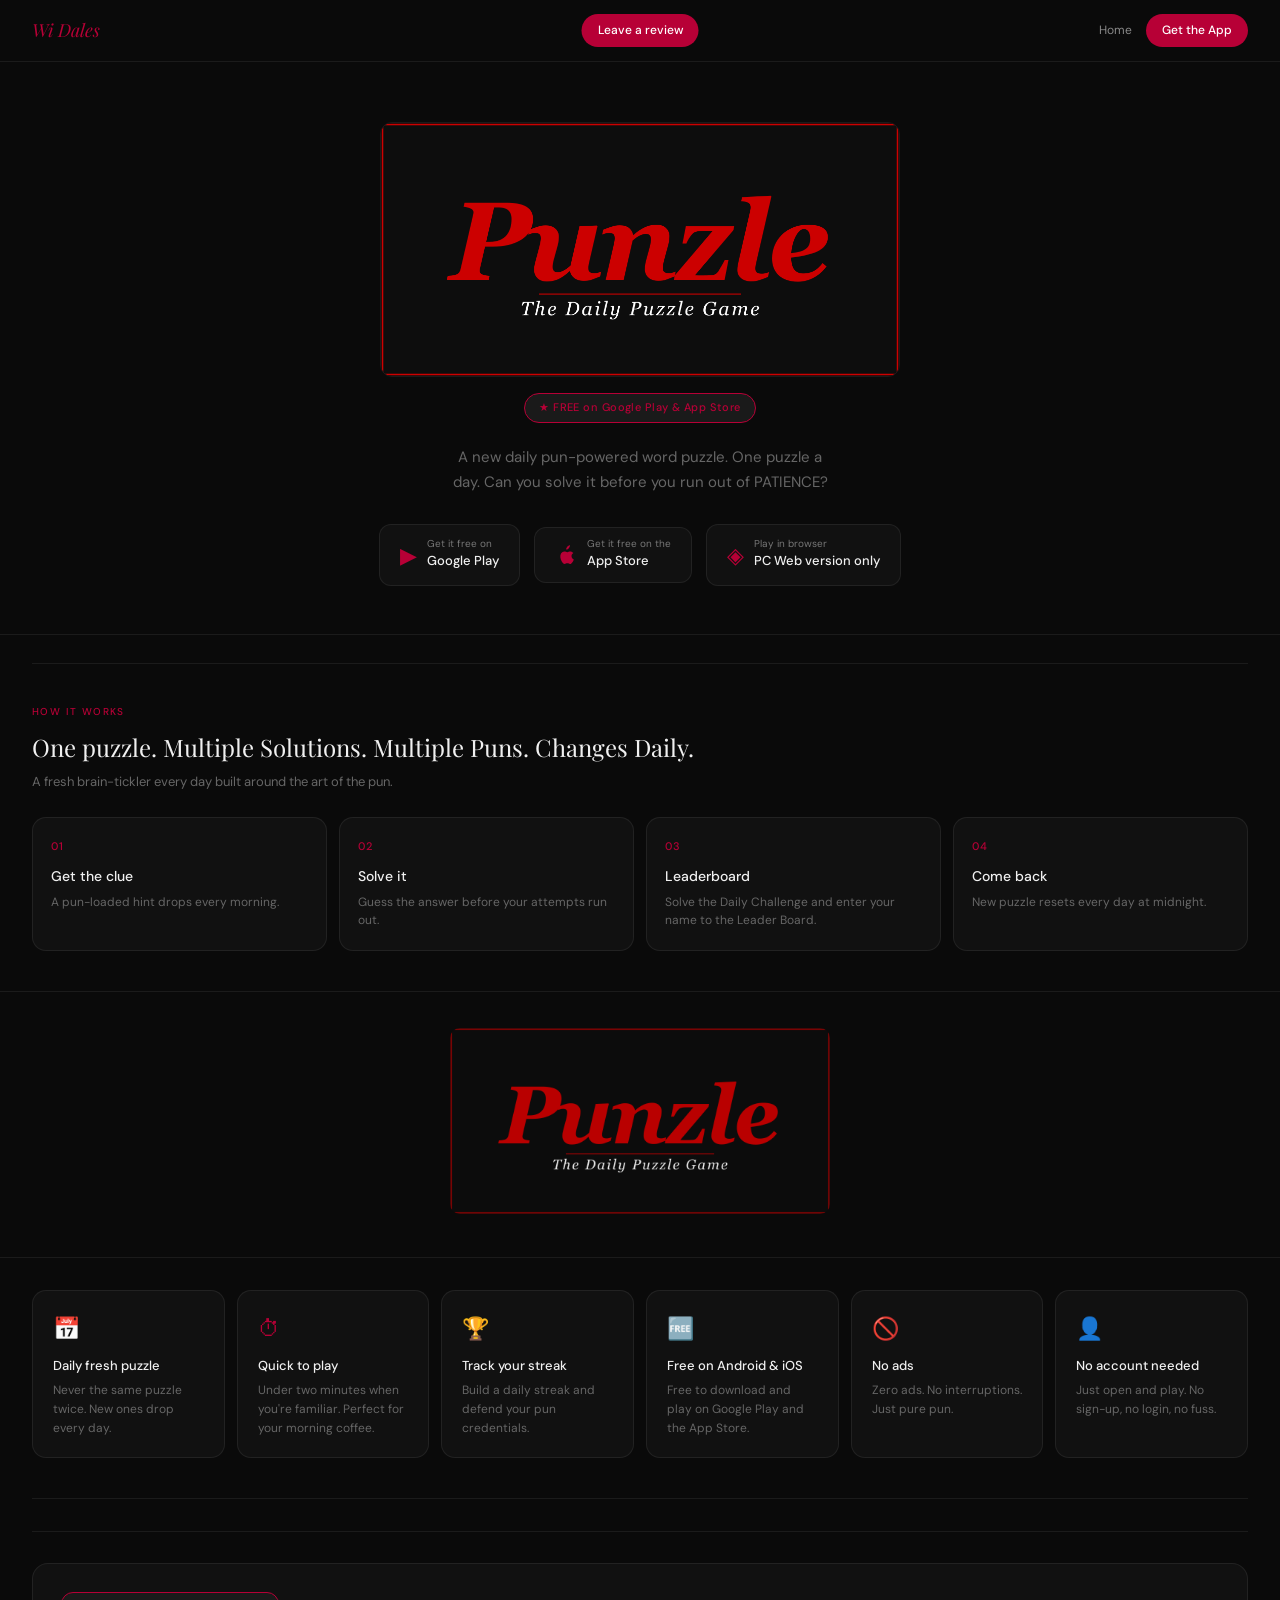
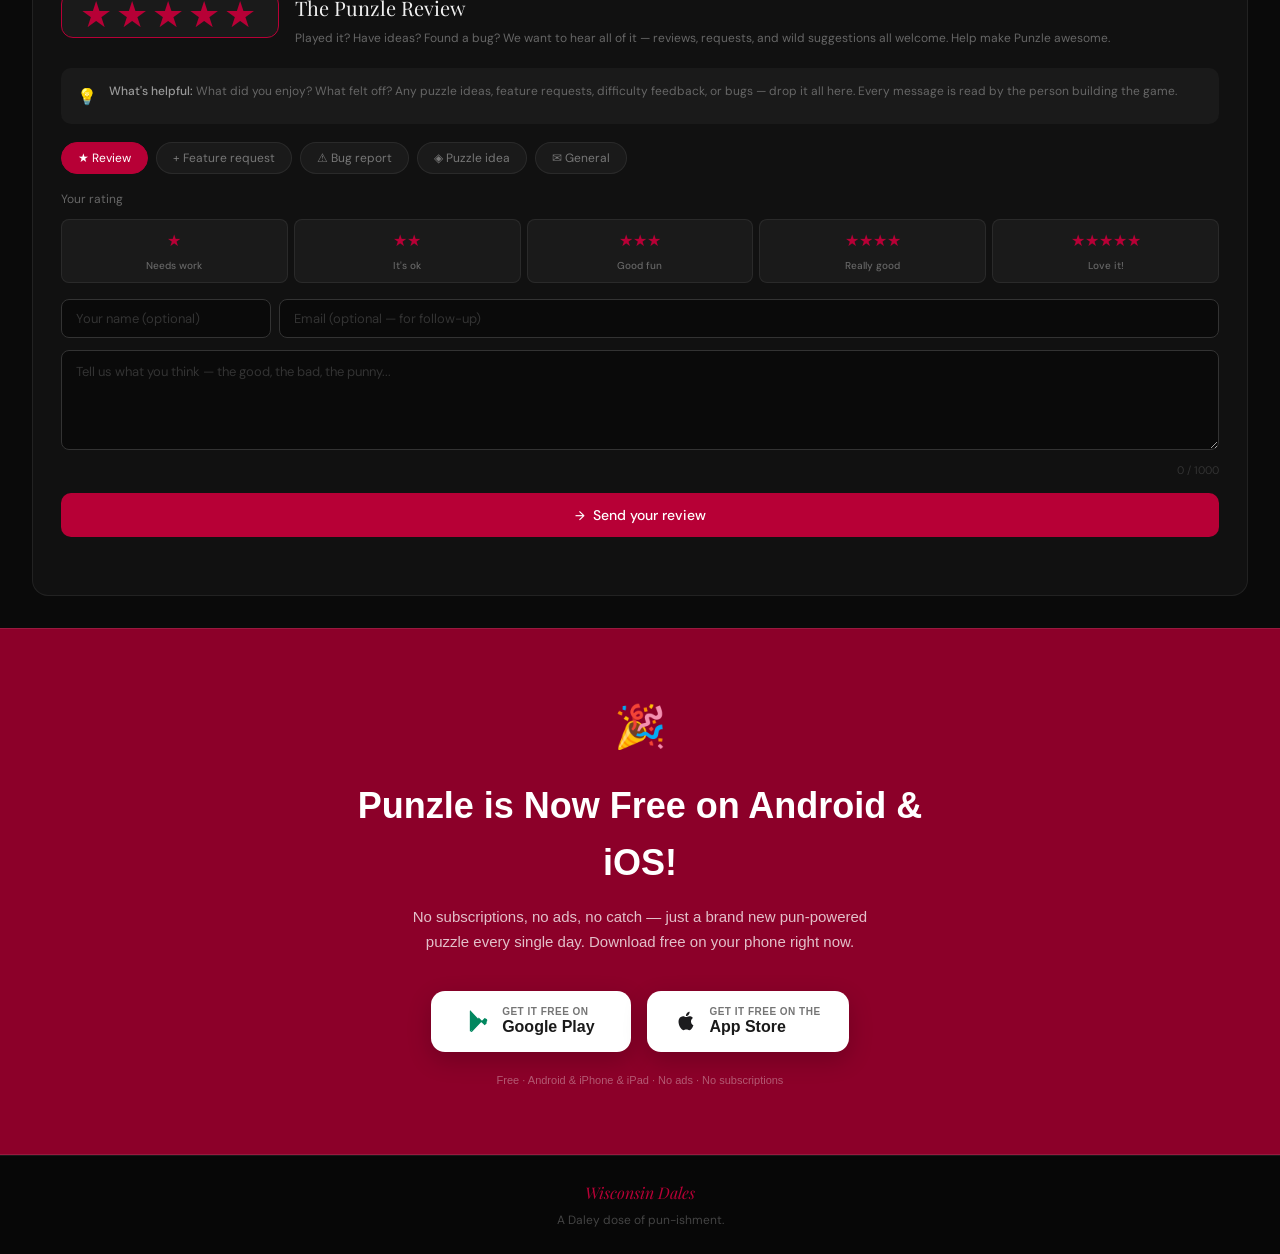
<file: index.html>
<!DOCTYPE html>
<html lang="en">
<head>
<meta charset="UTF-8">
<meta name="viewport" content="width=device-width, initial-scale=1.0">
<title>Punzle — The Daily Puzzle Game</title>
<link rel="manifest" href="/manifest.json">
<meta name="theme-color" content="#b70036">
<style>
  @import url('https://fonts.googleapis.com/css2?family=Playfair+Display:ital,wght@0,700;1,700&family=DM+Sans:wght@400;500&display=swap');

  :root {
    --red: #b70036;
    --red-dark: #8c0029;
    --cyan: #00bcd4;
    --bg: #0a0a0a;
    --bg2: #111111;
    --bg3: #1a1a1a;
    --border: rgba(255,255,255,0.07);
    --border-red: rgba(183,0,54,0.5);
    --text: #f0f0f0;
    --muted: #666666;
    --subtle: #333333;
  }

  * { box-sizing: border-box; margin: 0; padding: 0; }

  body {
    background: var(--bg);
    color: var(--text);
    font-family: 'DM Sans', sans-serif;
    font-size: 15px;
    line-height: 1.6;
  }

  a { text-decoration: none; color: inherit; }

  /* ── NAV ── */
  nav {
    background: var(--bg);
    border-bottom: 0.5px solid var(--border);
    padding: 14px 32px;
    display: flex;
    justify-content: space-between;
    align-items: center;
    position: sticky;
    top: 0;
    z-index: 100;
  }

  .nav-brand {
    font-family: 'Playfair Display', serif;
    font-style: italic;
    color: var(--red);
    font-size: 18px;
  }

  .nav-links { display: flex; gap: 14px; align-items: center; flex-wrap: wrap; }

  @keyframes pulseFade {
    0%   { opacity: 0.3; }
    50%  { opacity: 1; }
    100% { opacity: 0.3; }
  }

  .nav-pulse {
    font-size: 12px;
    font-weight: 500;
    color: #fff;
    text-decoration: none;
    animation: pulseFade 2s ease-in-out infinite;
    position: absolute;
    left: 50%;
    transform: translateX(-50%);
    background: var(--red);
    padding: 7px 16px;
    border-radius: 30px;
    white-space: nowrap;
  }

  .nav-a {
    font-size: 12px;
    color: #888;
    transition: color 0.2s;
  }
  .nav-a:hover { color: var(--text); }

  .nav-btn {
    font-size: 12px;
    font-weight: 500;
    background: var(--red);
    color: #fff;
    padding: 7px 16px;
    border-radius: 30px;
    transition: background 0.2s;
  }
  .nav-btn:hover { background: var(--red-dark); }

  .nav-btn2 {
    font-size: 12px;
    font-weight: 500;
    background: var(--cyan);
    color: #fff;
    padding: 7px 16px;
    border-radius: 30px;
    transition: opacity 0.2s;
  }
  .nav-btn2:hover { opacity: 0.85; }

  /* ── HERO ── */
  .hero {
    padding: 60px 32px 48px;
    text-align: center;
    border-bottom: 0.5px solid var(--border);
  }

  .hero-logo-link img {
    max-width: 520px;
    width: 100%;
    border-radius: 12px;
    border: 1px solid var(--border);
    display: block;
    margin: 0 auto;
    transition: opacity 0.2s;
  }
  .hero-logo-link:hover img { opacity: 0.9; }

  .hero-tagline {
    margin: 22px auto 0;
    font-size: 15px;
    color: var(--muted);
    max-width: 380px;
    line-height: 1.7;
  }

  .hero-badge {
    display: inline-flex;
    align-items: center;
    gap: 6px;
    background: var(--bg3);
    border: 0.5px solid var(--red);
    color: var(--red);
    font-size: 11px;
    font-weight: 500;
    padding: 5px 14px;
    border-radius: 30px;
    margin-top: 16px;
    letter-spacing: 0.04em;
  }

  .ctas {
    display: flex;
    flex-direction: column;
    align-items: center;
    gap: 12px;
    margin-top: 28px;
  }

  .cta-primary {
    display: inline-flex;
    align-items: center;
    gap: 8px;
    background: var(--red);
    color: #fff;
    padding: 14px 36px;
    border-radius: 40px;
    font-weight: 500;
    font-size: 15px;
    transition: background 0.2s, transform 0.15s;
  }
  .cta-primary:hover { background: var(--red-dark); transform: translateY(-1px); }

  .cta-secondary {
    display: inline-flex;
    align-items: center;
    gap: 8px;
    background: var(--cyan);
    color: #fff;
    padding: 14px 36px;
    border-radius: 40px;
    font-weight: 500;
    font-size: 15px;
    transition: opacity 0.2s, transform 0.15s;
  }
  .cta-secondary:hover { opacity: 0.88; transform: translateY(-1px); }

  .store-row {
    display: flex;
    align-items: center;
    justify-content: center;
    gap: 14px;
    margin-top: 28px;
    flex-wrap: wrap;
  }

  .store-badge {
    display: flex;
    align-items: center;
    gap: 10px;
    background: var(--bg2);
    border: 0.5px solid var(--border);
    border-radius: 12px;
    padding: 11px 20px;
    transition: border-color 0.2s;
  }
  .store-badge:hover { border-color: var(--red); }

  .store-icon { color: var(--red); font-size: 24px; }

  .store-text { display: flex; flex-direction: column; text-align: left; }
  .store-small { font-size: 10px; color: #777; line-height: 1; margin-bottom: 2px; }
  .store-name { font-size: 13px; color: var(--text); font-weight: 500; }
  .store-live { font-size: 10px; color: var(--cyan); font-weight: 500; margin-left: 6px; }

  /* ── DIVIDER ── */
  .divider { height: 0.5px; background: var(--border); margin: 0 32px; }

  /* ── HOW IT WORKS ── */
  .section { padding: 40px 32px; }

  .section-label {
    font-size: 10px;
    letter-spacing: 0.14em;
    color: var(--red);
    font-weight: 500;
    margin-bottom: 8px;
    text-transform: uppercase;
  }

  .section-title {
    font-family: 'Playfair Display', serif;
    font-size: 24px;
    color: var(--text);
    margin-bottom: 6px;
  }

  .section-sub {
    font-size: 13px;
    color: var(--muted);
    margin-bottom: 24px;
    max-width: 480px;
  }

  .how-grid {
    display: grid;
    grid-template-columns: repeat(auto-fit, minmax(160px, 1fr));
    gap: 12px;
  }

  .how-card {
    background: var(--bg2);
    border: 0.5px solid var(--border);
    border-radius: 14px;
    padding: 20px 18px;
    transition: border-color 0.2s;
  }
  .how-card:hover { border-color: var(--border-red); }

  .how-num {
    font-size: 11px;
    color: var(--red);
    font-weight: 500;
    margin-bottom: 10px;
    letter-spacing: 0.06em;
  }

  .how-title {
    font-size: 14px;
    color: var(--text);
    font-weight: 500;
    margin-bottom: 5px;
  }

  .how-desc { font-size: 12px; color: var(--muted); line-height: 1.55; }

  /* ── LOGO BREAK ── */
  .logo-break {
    padding: 36px 32px;
    text-align: center;
    border-top: 0.5px solid var(--border);
    border-bottom: 0.5px solid var(--border);
  }

  .logo-break a img {
    max-width: 380px;
    width: 100%;
    border-radius: 10px;
    opacity: 0.9;
    transition: opacity 0.2s;
  }
  .logo-break a:hover img { opacity: 1; }

  /* ── FEATURES ── */
  .features {
    padding: 32px 32px 40px;
    display: grid;
    grid-template-columns: repeat(auto-fit, minmax(190px, 1fr));
    gap: 12px;
  }

  .feat {
    background: var(--bg2);
    border: 0.5px solid var(--border);
    border-radius: 14px;
    padding: 20px;
    transition: border-color 0.2s;
  }
  .feat:hover { border-color: var(--border-red); }

  .feat-icon { color: var(--red); font-size: 22px; margin-bottom: 10px; display: block; }
  .feat-title { font-size: 13px; color: var(--text); font-weight: 500; margin-bottom: 5px; }
  .feat-desc { font-size: 12px; color: var(--muted); line-height: 1.55; }

  /* ── REVIEW ── */
  .review-wrap { margin: 0 32px 32px; }

  .review-card {
    background: var(--bg2);
    border: 0.5px solid var(--border);
    border-radius: 16px;
    padding: 28px;
  }

  .review-header {
    display: flex;
    align-items: flex-start;
    gap: 16px;
    margin-bottom: 20px;
  }

  .review-icon-wrap {
    width: 46px;
    height: 46px;
    border-radius: 12px;
    background: var(--bg3);
    border: 0.5px solid var(--red);
    display: flex;
    align-items: center;
    justify-content: center;
    flex-shrink: 0;
    font-size: 22px;
    color: var(--red);
  }

  .review-title {
    font-family: 'Playfair Display', serif;
    font-size: 20px;
    color: var(--text);
    margin-bottom: 5px;
  }

  .review-sub { font-size: 12px; color: var(--muted); line-height: 1.6; }

  .review-encourage {
    background: var(--bg3);
    border-radius: 10px;
    padding: 14px 16px;
    margin-bottom: 18px;
    display: flex;
    gap: 12px;
    align-items: flex-start;
    font-size: 12px;
    color: var(--muted);
    line-height: 1.6;
  }

  .review-encourage .enc-icon { color: var(--cyan); font-size: 16px; flex-shrink: 0; margin-top: 2px; }
  .review-encourage strong { color: #999; font-weight: 500; }

  .review-type-row {
    display: flex;
    gap: 8px;
    margin-bottom: 16px;
    flex-wrap: wrap;
  }

  .rtype {
    background: var(--bg3);
    border: 0.5px solid var(--border);
    border-radius: 30px;
    padding: 7px 16px;
    font-size: 12px;
    color: #777;
    cursor: pointer;
    transition: all 0.15s;
    display: flex;
    align-items: center;
    gap: 5px;
    font-family: 'DM Sans', sans-serif;
  }
  .rtype:hover { border-color: var(--red); color: #ccc; }
  .rtype.active { background: var(--red); border-color: var(--red); color: #fff; }

  .stars-row {
    display: flex;
    gap: 6px;
    margin-bottom: 16px;
    align-items: center;
  }

  .stars-label { font-size: 12px; color: var(--muted); margin-right: 4px; }

  .star {
    font-size: 22px;
    cursor: pointer;
    color: var(--subtle);
    line-height: 1;
    transition: color 0.15s, transform 0.1s;
  }
  .star:hover { transform: scale(1.15); }
  .star.lit { color: var(--red); }

  #starLabel { font-size: 12px; color: #555; margin-left: 6px; }

  .stars-section { margin-bottom: 16px; }
  .stars-section-label { font-size: 12px; color: var(--muted); margin-bottom: 10px; }
  .stars-buckets { display: flex; gap: 6px; flex-wrap: nowrap; }
  .star-bucket {
    flex: 1;
    background: var(--bg3);
    border: 0.5px solid var(--border);
    border-radius: 8px;
    padding: 8px 4px;
    text-align: center;
    cursor: pointer;
    transition: border-color 0.15s, background 0.15s;
    display: flex;
    flex-direction: column;
    align-items: center;
    gap: 4px;
    min-width: 0;
  }
  .star-bucket:hover { border-color: var(--red); }
  .star-bucket.active { background: var(--red); border-color: var(--red); }
  .star-display { font-size: 16px; color: var(--red); letter-spacing: 0px; white-space: nowrap; }
  .star-bucket.active .star-display { color: #fff; }
  .star-bucket-label { font-size: 10px; color: var(--muted); font-weight: 500; white-space: nowrap; overflow: hidden; text-overflow: ellipsis; max-width: 100%; }
  .star-bucket.active .star-bucket-label { color: #fff; }

  .name-row { display: flex; gap: 8px; margin-bottom: 12px; }

  .review-input {
    flex: 1;
    background: var(--bg);
    border: 0.5px solid var(--subtle);
    border-radius: 8px;
    padding: 10px 14px;
    font-size: 13px;
    color: var(--text);
    outline: none;
    font-family: 'DM Sans', sans-serif;
    transition: border-color 0.2s;
  }
  .review-input:focus { border-color: var(--red); }
  .review-input::placeholder { color: #333; }

  textarea.review-ta {
    width: 100%;
    background: var(--bg);
    border: 0.5px solid var(--subtle);
    border-radius: 8px;
    padding: 12px 14px;
    font-size: 13px;
    color: var(--text);
    min-height: 100px;
    resize: vertical;
    outline: none;
    font-family: 'DM Sans', sans-serif;
    transition: border-color 0.2s;
  }
  textarea.review-ta:focus { border-color: var(--red); }
  textarea.review-ta::placeholder { color: #333; }

  .review-meta { font-size: 11px; color: #333; text-align: right; margin-top: 5px; }

  .review-submit {
    margin-top: 14px;
    width: 100%;
    background: var(--red);
    color: #fff;
    border: none;
    border-radius: 10px;
    padding: 13px;
    font-size: 14px;
    font-weight: 500;
    cursor: pointer;
    font-family: 'DM Sans', sans-serif;
    transition: background 0.2s;
    display: flex;
    align-items: center;
    justify-content: center;
    gap: 8px;
  }
  .review-submit:hover { background: var(--red-dark); }
  .review-submit:disabled { opacity: 0.6; cursor: not-allowed; }

  .review-status { min-height: 20px; margin-top: 10px; font-size: 12px; font-weight: 500; text-align: center; }
  .review-status.ok { color: var(--cyan); }
  .review-status.err { color: var(--red); }

  /* ── FOOTER ── */
  footer {
    background: #070707;
    border-top: 0.5px solid var(--border);
    padding: 24px 32px;
    text-align: center;
  }

  .footer-brand {
    font-family: 'Playfair Display', serif;
    font-style: italic;
    font-size: 16px;
    color: var(--red);
    margin-bottom: 6px;
  }

  .footer-copy { font-size: 12px; color: #444; }

  /* ── ICONS (inline SVG fallback via content) ── */
  .icon-gplay::before { content: "▶"; font-size: 0.9em; }
  .icon-mail::before { content: "✉"; font-size: 0.9em; }
  .icon-puzzle::before { content: "◈"; font-size: 0.9em; }
  .icon-send::before { content: "→"; font-size: 0.9em; }
  .icon-star::before { content: "★"; font-size: 0.9em; }
  .icon-bulb::before { content: "💡"; font-size: 0.85em; }
  /* ── NPD COUNTDOWN STRIP ── */
  .npd-strip { background: linear-gradient(90deg,#1a0008,#2a0010 55%,#1a0008); border-top:1px solid var(--border-red); border-bottom:1px solid var(--border-red); padding:16px 20px; }
  .npd-inner { max-width:900px; margin:0 auto; display:flex; flex-wrap:wrap; align-items:center; justify-content:center; gap:10px 20px; text-align:center; }
  .npd-label { font-family:'Playfair Display',serif; font-weight:700; font-size:19px; color:#fff; letter-spacing:.3px; }
  .npd-count { font-family:'DM Sans',sans-serif; font-size:16px; color:#e8a0b0; letter-spacing:.3px; }
  .npd-count strong { color:#ff4d6d; font-weight:700; font-size:20px; }
  @media (max-width:600px){ .npd-label{font-size:17px;} .npd-count{font-size:15px;} .npd-count strong{font-size:18px;} }
</style>
</head>
<body>

<!-- NAV -->
<nav style="position:relative;">
  <div class="nav-brand">Wi Dales</div>
  <a href="#review-zone" class="nav-pulse">Leave a review</a>
  <div class="nav-links">
    <a class="nav-a" href="#">Home</a>
    <a class="nav-btn" href="https://play.google.com/store/apps/details?id=punzle.app" target="_blank">Get the App</a>
  </div>
</nav>

<!-- HERO -->
<div class="hero">
  <a class="hero-logo-link" href="https://wisconsindales.com/Punzle#game-section" target="_blank">
    <img src="punzle_feature_graphic_1024x500.png" alt="Punzle — The Daily Puzzle Game" />
  </a>

  <div class="hero-badge">★ FREE on Google Play &amp; App Store</div>

  <p class="hero-tagline">A new daily pun-powered word puzzle. One puzzle a day. Can you solve it before you run out of PATIENCE?</p>

  <div class="store-row">
    <a class="store-badge" href="https://play.google.com/store/apps/details?id=punzle.app" target="_blank">
      <span class="store-icon icon-gplay"></span>
      <div class="store-text">
        <span class="store-small">Get it free on</span>
        <span class="store-name">Google Play</span>
      </div>
    </a>
    <a class="store-badge" href="https://apps.apple.com/app/id6774663022" target="_blank">
      <span class="store-icon" aria-hidden="true">
        <svg width="22" height="22" viewBox="0 0 24 24" fill="currentColor" style="display:block;"><path d="M16.365 1.43c0 1.14-.417 2.2-1.252 3.18-.835.98-1.84 1.55-2.92 1.46-.13-1.1.42-2.26 1.2-3.13.83-.93 2.04-1.49 2.97-1.51.02.13.02.27.02.4zM20.5 17.07c-.4.93-.6 1.34-1.12 2.16-.72 1.15-1.74 2.58-3 2.59-1.12.01-1.41-.73-2.93-.72-1.52.01-1.84.74-2.96.73-1.26-.01-2.22-1.3-2.94-2.45-2.02-3.21-2.23-6.98-.98-8.98.88-1.43 2.28-2.27 3.59-2.27 1.34 0 2.18.74 3.29.74 1.07 0 1.72-.74 3.27-.74 1.17 0 2.41.64 3.3 1.74-2.9 1.59-2.43 5.73.38 7z") /></svg>
      </span>
      <div class="store-text">
        <span class="store-small">Get it free on the</span>
        <span class="store-name">App Store</span>
      </div>
    </a>
    <a class="store-badge" href="https://wisconsindales.com/Punzle#game-section" target="_blank">
      <span class="store-icon icon-puzzle"></span>
      <div class="store-text">
        <span class="store-small">Play in browser</span>
        <span class="store-name">PC Web version only</span>
      </div>
    </a>
  </div>
</div>

<div class="divider" style="margin-top:28px;"></div>

<!-- NATIONAL PUNZLE DAY COUNTDOWN -->
<section id="npd-strip" class="npd-strip" style="display:none;" aria-hidden="true">
  <div class="npd-inner">
    <span class="npd-label">🗓️ National Punzle Day</span>
    <span class="npd-count"></span>
  </div>
</section>
<!-- HOW IT WORKS -->
<section class="section">
  <div class="section-label">How it works</div>
  <div class="section-title">One puzzle. Multiple Solutions. Multiple Puns. Changes Daily.</div>
  <p class="section-sub">A fresh brain-tickler every day built around the art of the pun.</p>
  <div class="how-grid">
    <div class="how-card"><div class="how-num">01</div><div class="how-title">Get the clue</div><div class="how-desc">A pun-loaded hint drops every morning.</div></div>
    <div class="how-card"><div class="how-num">02</div><div class="how-title">Solve it</div><div class="how-desc">Guess the answer before your attempts run out.</div></div>
    <div class="how-card"><div class="how-num">03</div><div class="how-title">Leaderboard</div><div class="how-desc">Solve the Daily Challenge and enter your name to the Leader Board.</div></div>
    <div class="how-card"><div class="how-num">04</div><div class="how-title">Come back</div><div class="how-desc">New puzzle resets every day at midnight.</div></div>
  </div>
</section>

<div class="logo-break">
  <a href="https://wisconsindales.com/Punzle#game-section" target="_blank">
    <img src="punzle_feature_graphic_1024x500.png" alt="Punzle — The Daily Puzzle Game" />
  </a>
</div>

<!-- FEATURES -->
<div class="features">
  <div class="feat">
    <span class="feat-icon">📅</span>
    <div class="feat-title">Daily fresh puzzle</div>
    <div class="feat-desc">Never the same puzzle twice. New ones drop every day.</div>
  </div>
  <div class="feat">
    <span class="feat-icon">⏱</span>
    <div class="feat-title">Quick to play</div>
    <div class="feat-desc">Under two minutes when you're familiar. Perfect for your morning coffee.</div>
  </div>
  <div class="feat">
    <span class="feat-icon">🏆</span>
    <div class="feat-title">Track your streak</div>
    <div class="feat-desc">Build a daily streak and defend your pun credentials.</div>
  </div>
  <div class="feat">
    <span class="feat-icon">🆓</span>
    <div class="feat-title">Free on Android &amp; iOS</div>
    <div class="feat-desc">Free to download and play on Google Play and the App Store.</div>
  </div>
  <div class="feat">
    <span class="feat-icon">🚫</span>
    <div class="feat-title">No ads</div>
    <div class="feat-desc">Zero ads. No interruptions. Just pure pun.</div>
  </div>
  <div class="feat">
    <span class="feat-icon">👤</span>
    <div class="feat-title">No account needed</div>
    <div class="feat-desc">Just open and play. No sign-up, no login, no fuss.</div>
  </div>
</div>

<div class="divider"></div>

<div class="divider" style="margin-top:32px;"></div>

<!-- PUNZLE REVIEW -->
<div class="review-wrap" id="review-zone" style="margin-top:32px;">
  <div class="review-card">
    <div class="review-header">
      <div class="review-icon-wrap" style="width:auto;padding:0 18px;min-width:120px;">
        <span style="font-size:36px;color:var(--red);letter-spacing:4px;white-space:nowrap;">&#9733;&#9733;&#9733;&#9733;&#9733;</span>
      </div>
      <div class="review-heading">
        <div class="review-title">The Punzle Review</div>
        <p class="review-sub">Played it? Have ideas? Found a bug? We want to hear all of it — reviews, requests, and wild suggestions all welcome. Help make Punzle awesome.</p>
      </div>
    </div>

    <div class="review-encourage">
      <span class="enc-icon">💡</span>
      <div><strong>What's helpful:</strong> What did you enjoy? What felt off? Any puzzle ideas, feature requests, difficulty feedback, or bugs — drop it all here. Every message is read by the person building the game.</div>
    </div>

    <div class="review-type-row">
      <button class="rtype active" onclick="setType(this,'Review')">★ Review</button>
      <button class="rtype" onclick="setType(this,'Feature request')">+ Feature request</button>
      <button class="rtype" onclick="setType(this,'Bug report')">⚠ Bug report</button>
      <button class="rtype" onclick="setType(this,'Puzzle idea')">◈ Puzzle idea</button>
      <button class="rtype" onclick="setType(this,'General')">✉ General</button>
    </div>

    <div class="stars-section" id="starsRow">
      <div class="stars-section-label">Your rating</div>
      <div class="stars-buckets">
        <div class="star-bucket" onclick="setStar(1)">
          <span class="star-display">&#9733;</span>
          <span class="star-bucket-label">Needs work</span>
        </div>
        <div class="star-bucket" onclick="setStar(2)">
          <span class="star-display">&#9733;&#9733;</span>
          <span class="star-bucket-label">It's ok</span>
        </div>
        <div class="star-bucket" onclick="setStar(3)">
          <span class="star-display">&#9733;&#9733;&#9733;</span>
          <span class="star-bucket-label">Good fun</span>
        </div>
        <div class="star-bucket" onclick="setStar(4)">
          <span class="star-display">&#9733;&#9733;&#9733;&#9733;</span>
          <span class="star-bucket-label">Really good</span>
        </div>
        <div class="star-bucket" onclick="setStar(5)">
          <span class="star-display">&#9733;&#9733;&#9733;&#9733;&#9733;</span>
          <span class="star-bucket-label">Love it!</span>
        </div>
      </div>
    </div>

    <div class="name-row">
      <input class="review-input" type="text" id="reviewName" placeholder="Your name (optional)" style="max-width:210px;" />
      <input class="review-input" type="email" id="reviewEmail" placeholder="Email (optional — for follow-up)" />
    </div>

    <textarea class="review-ta" id="reviewTa" maxlength="1000" placeholder="Tell us what you think — the good, the bad, the punny..."></textarea>
    <div class="review-meta"><span id="reviewCount">0</span> / 1000</div>

    <input type="hidden" id="reviewType" value="Review" />
    <input type="hidden" id="reviewStars" value="0" />

    <button class="review-submit" onclick="submitReview()">
      <span class="icon-send"></span> Send your review
    </button>
    <div class="review-status" id="reviewStatus"></div>
  </div>
</div>

<!-- FOOTER -->
<!-- Download Section -->
<section style="background:#8c0029;padding:64px 24px;text-align:center;border-top:1px solid rgba(255,255,255,0.1);border-bottom:1px solid rgba(255,255,255,0.1);" id="download-section">
  <div style="max-width:640px;margin:0 auto;">
    <div style="font-size:42px;margin-bottom:16px;">🎉</div>
    <h2 style="font-size:clamp(24px,5vw,36px);font-weight:900;color:#fff;margin-bottom:12px;font-family:sans-serif;">Punzle is Now Free on Android &amp; iOS!</h2>
    <p style="font-size:15px;color:rgba(255,255,255,0.75);line-height:1.7;margin-bottom:36px;font-family:sans-serif;max-width:480px;margin-left:auto;margin-right:auto;">No subscriptions, no ads, no catch — just a brand new pun-powered puzzle every single day. Download free on your phone right now.</p>

    <div style="display:flex;gap:16px;justify-content:center;flex-wrap:wrap;margin-bottom:20px;">

      <!-- Google Play -->
      <a href="https://play.google.com/store/apps/details?id=punzle.app" target="_blank"
        style="display:inline-flex;align-items:center;gap:12px;background:#fff;color:#1a1a1a;text-decoration:none;padding:16px 28px;border-radius:14px;font-size:15px;font-weight:900;font-family:sans-serif;transition:opacity 0.2s,transform 0.15s;box-shadow:0 8px 24px rgba(0,0,0,0.2);min-width:200px;justify-content:center;"
        onmouseover="this.style.opacity='0.92';this.style.transform='translateY(-2px)'"
        onmouseout="this.style.opacity='1';this.style.transform='none'">
        <svg width="22" height="22" viewBox="0 0 24 24" fill="#01875f"><path d="M3.18 23.76c.3.17.64.24.99.2L15.53 12 11.68 8.15 3.18 23.76zm17.11-10.93c.43-.34.71-.86.71-1.46s-.28-1.12-.71-1.46l-2.13-1.23-4.02 4.02 4.02 4.02 2.13-1.89zM2.34.24C2.13.56 2 .97 2 1.43v21.14c0 .46.13.87.34 1.19l.06.06L13.13 12v-.27L2.4.18l-.06.06z"/></svg>
        <div style="text-align:left;">
          <div style="font-size:10px;font-weight:600;opacity:0.6;letter-spacing:0.5px;line-height:1;">GET IT FREE ON</div>
          <div style="font-size:16px;font-weight:900;line-height:1.2;">Google Play</div>
        </div>
      </a>

      <!-- App Store -->
      <a href="https://apps.apple.com/app/id6774663022" target="_blank"
        style="display:inline-flex;align-items:center;gap:12px;background:#fff;color:#1a1a1a;text-decoration:none;padding:16px 28px;border-radius:14px;font-size:15px;font-weight:900;font-family:sans-serif;transition:opacity 0.2s,transform 0.15s;box-shadow:0 8px 24px rgba(0,0,0,0.2);min-width:200px;justify-content:center;"
        onmouseover="this.style.opacity='0.92';this.style.transform='translateY(-2px)'"
        onmouseout="this.style.opacity='1';this.style.transform='none'">
        <svg width="22" height="22" viewBox="0 0 24 24" fill="#1c1c1e"><path d="M18.71 19.5c-.83 1.24-1.71 2.45-3.05 2.47-1.34.03-1.77-.79-3.29-.79-1.53 0-2 .77-3.27.82-1.31.05-2.3-1.32-3.14-2.53C4.25 17 2.94 12.45 4.7 9.39c.87-1.52 2.43-2.48 4.12-2.51 1.28-.02 2.5.87 3.29.87.78 0 2.26-1.07 3.8-.91.65.03 2.47.26 3.64 1.98-.09.06-2.17 1.28-2.15 3.81.03 3.02 2.65 4.03 2.68 4.04-.03.07-.42 1.44-1.38 2.83M13 3.5c.73-.83 1.94-1.46 2.94-1.5.13 1.17-.34 2.35-1.04 3.19-.69.85-1.83 1.51-2.95 1.42-.15-1.15.41-2.35 1.05-3.11z"/></svg>
        <div style="text-align:left;">
          <div style="font-size:10px;font-weight:600;opacity:0.6;letter-spacing:0.5px;line-height:1;">GET IT FREE ON THE</div>
          <div style="font-size:16px;font-weight:900;line-height:1.2;">App Store</div>
        </div>
      </a>

    </div>

    <p style="font-size:11px;color:rgba(255,255,255,0.35);font-family:sans-serif;">Free · Android &amp; iPhone &amp; iPad · No ads · No subscriptions</p>
  </div>
</section>

<footer>
  <div class="footer-brand">Wisconsin Dales</div>
  <div class="footer-copy">A Daley dose of pun-ishment.</div>
</footer>

<script>
  function setType(el, type) {
    document.querySelectorAll(".rtype").forEach(r => r.classList.remove("active"));
    el.classList.add("active");
    document.getElementById("reviewType").value = type;
    const sr = document.getElementById("starsRow");
    const hide = type === "Bug report" || type === "Feature request";
    sr.style.opacity = hide ? "0.3" : "1";
    sr.style.pointerEvents = hide ? "none" : "auto";
  }

  const starLabels = ["", "Needs work", "It's ok", "Good fun", "Really good", "Love it!"];
  function setStar(n) {
    document.getElementById("reviewStars").value = n;
    document.querySelectorAll(".star-bucket").forEach((b, i) => b.classList.toggle("active", i + 1 === n));
  }

  const ta = document.getElementById("reviewTa");
  const cnt = document.getElementById("reviewCount");
  ta.addEventListener("input", () => { cnt.textContent = ta.value.length; });

  async function submitReview() {
    const statusEl = document.getElementById("reviewStatus");
    const btn = document.querySelector(".review-submit");
    const msg = ta.value.trim();
    if (!msg) { statusEl.className = "review-status err"; statusEl.textContent = "Please write something before sending."; return; }
    btn.disabled = true;
    btn.textContent = "Sending...";
    statusEl.className = "review-status";
    statusEl.textContent = "";
    const name = document.getElementById("reviewName").value.trim();
    const email = document.getElementById("reviewEmail").value.trim();
    const type = document.getElementById("reviewType").value;
    const stars = document.getElementById("reviewStars").value;
    const starStr = stars > 0 ? stars + " stars" : "No rating";
    try {
      const fd = new FormData();
      fd.append("type", type);
      fd.append("rating", starStr);
      fd.append("message", msg);
      if (name) fd.append("name", name);
      if (email) fd.append("reply_to", email);
      fd.append("_subject", "Punzle " + type + ": " + starStr + (name ? " from " + name : ""));
      fd.append("site", "wisconsindales.com");
      fd.append("timestamp", new Date().toISOString());
      const res = await fetch("https://formspree.io/f/xnjbjdzr", { method: "POST", body: fd, headers: { Accept: "application/json" } });
      if (res.ok) {
        statusEl.className = "review-status ok";
        statusEl.textContent = "Got it — thank you! Every review helps make Punzle better.";
        ta.value = ""; cnt.textContent = "0";
        document.getElementById("reviewName").value = "";
        document.getElementById("reviewEmail").value = "";
        setStar(0);
      } else throw new Error();
    } catch (e) {
      statusEl.className = "review-status err";
      statusEl.textContent = "Something went wrong. Try again.";
    } finally {
      btn.disabled = false;
      btn.innerHTML = '<span class="icon-send"></span> Send your review';
    }
  }
</script>

<script>
  if ("serviceWorker" in navigator) {
    navigator.serviceWorker.register("/sw.js");
  }
</script>
<script>
(function(){
  var strip = document.getElementById('npd-strip');
  if(!strip) return;
  var out = strip.querySelector('.npd-count');
  function nextTarget(now){
    var y = now.getFullYear();
    var end = new Date(y,5,7,23,59,59,999); // end of June 7 this year
    if(now > end) return new Date(y+1,5,7,0,0,0,0);
    return new Date(y,5,7,0,0,0,0);
  }
  function tick(){
    var now = new Date();
    if(now.getMonth()===5 && now.getDate()===7){
      strip.style.display=''; strip.setAttribute('aria-hidden','false');
      out.innerHTML = "\uD83C\uDF89 It's National Punzle Day \u2014 play today's special board! \uD83C\uDF89";
      return;
    }
    var diff = nextTarget(now) - now;
    var days = Math.floor(diff/86400000);
    if(days > 60){ strip.style.display='none'; strip.setAttribute('aria-hidden','true'); return; }
    strip.style.display=''; strip.setAttribute('aria-hidden','false');
    var h = Math.floor((diff%86400000)/3600000);
    var m = Math.floor((diff%3600000)/60000);
    var s = Math.floor((diff%60000)/1000);
    out.innerHTML = '<strong>'+days+'</strong> days &nbsp; <strong>'+h+'</strong>h &nbsp; <strong>'+m+'</strong>m &nbsp; <strong>'+s+'</strong>s';
  }
  tick(); setInterval(tick, 1000);
})();
</script>
</body>
</html>
</file>
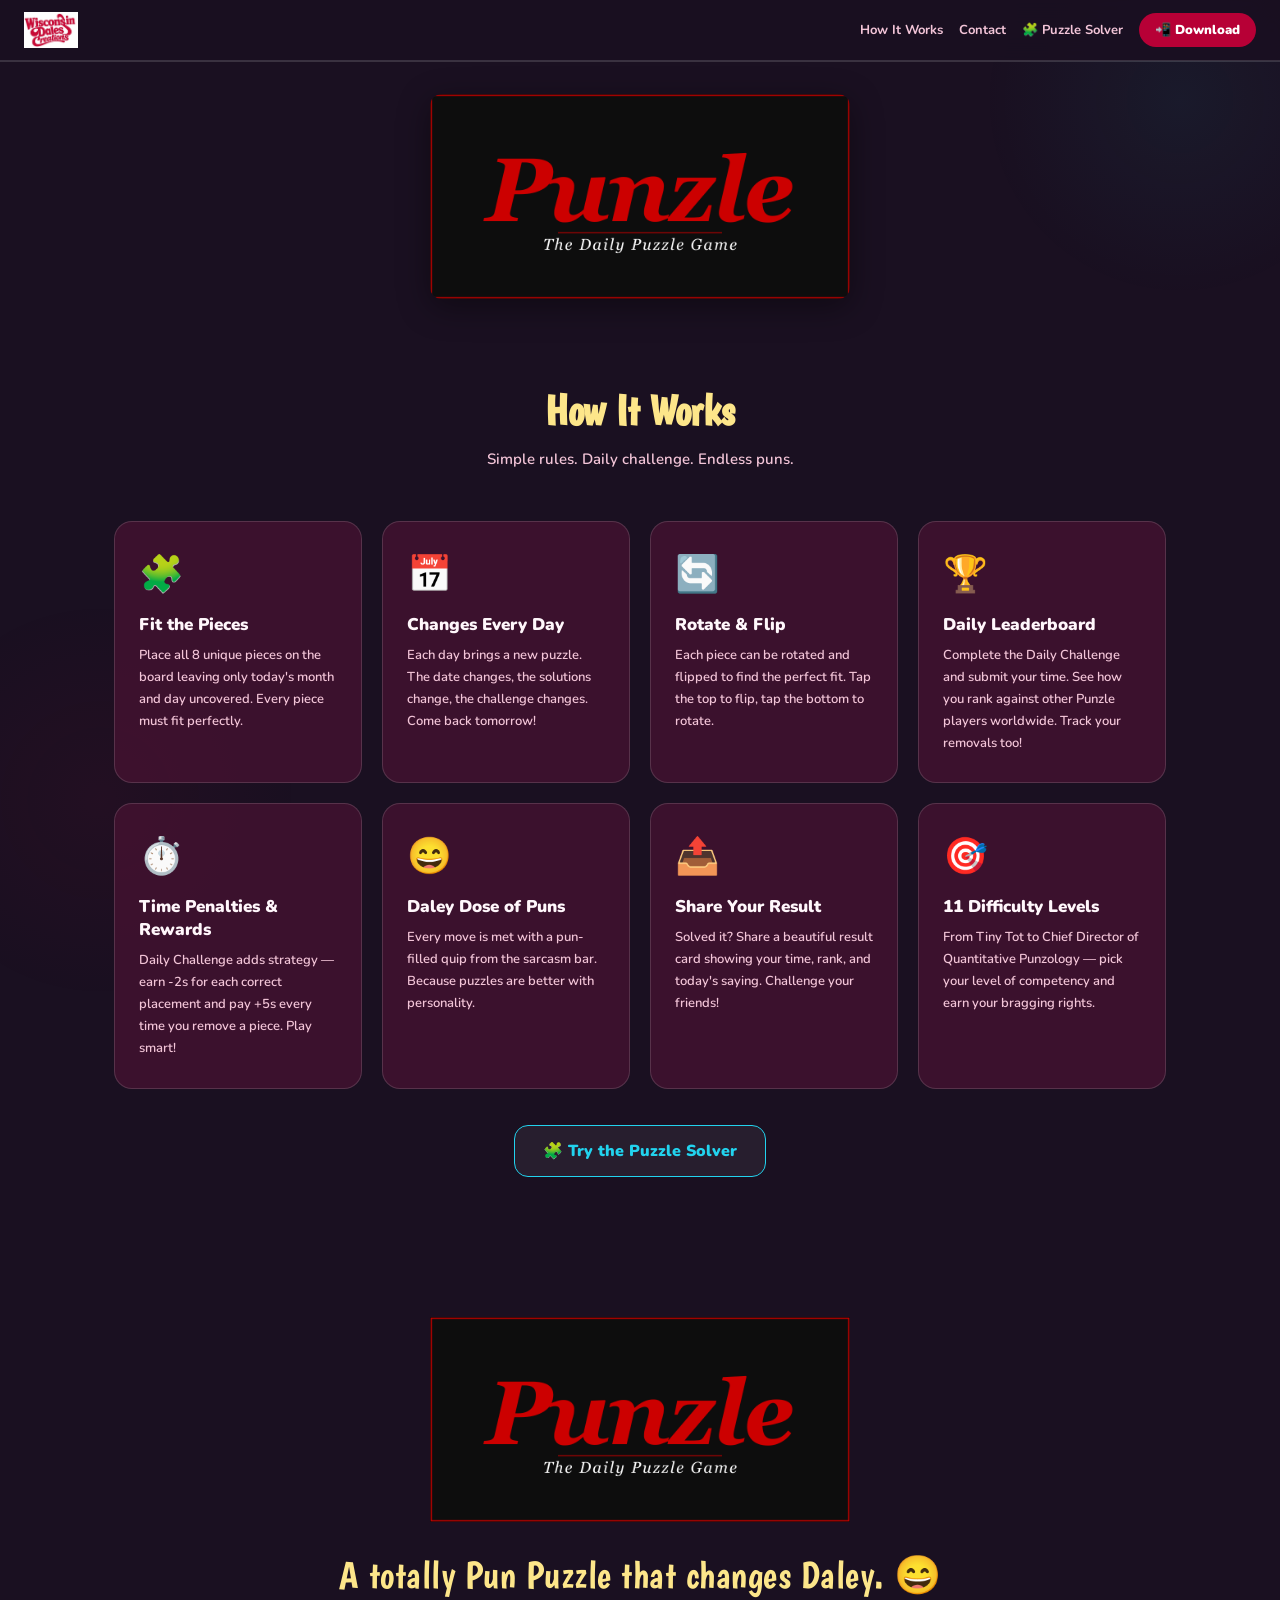
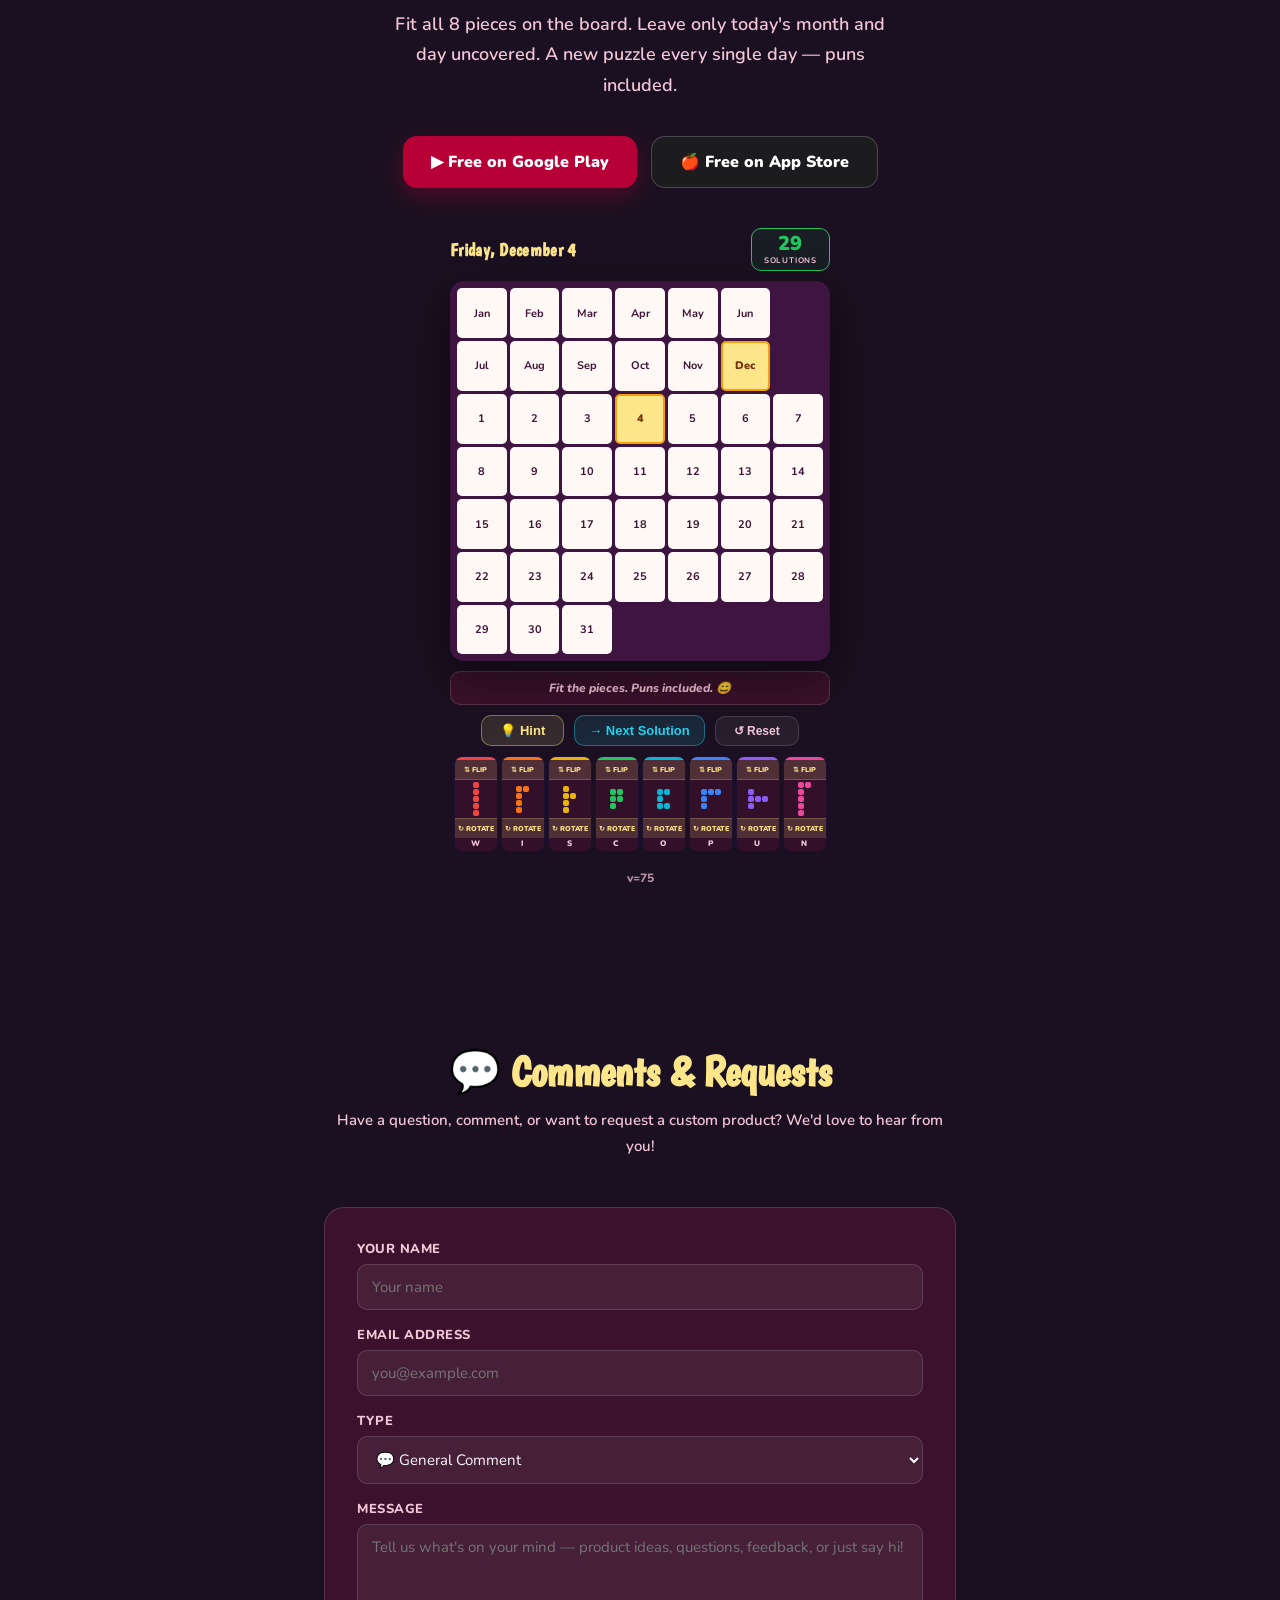
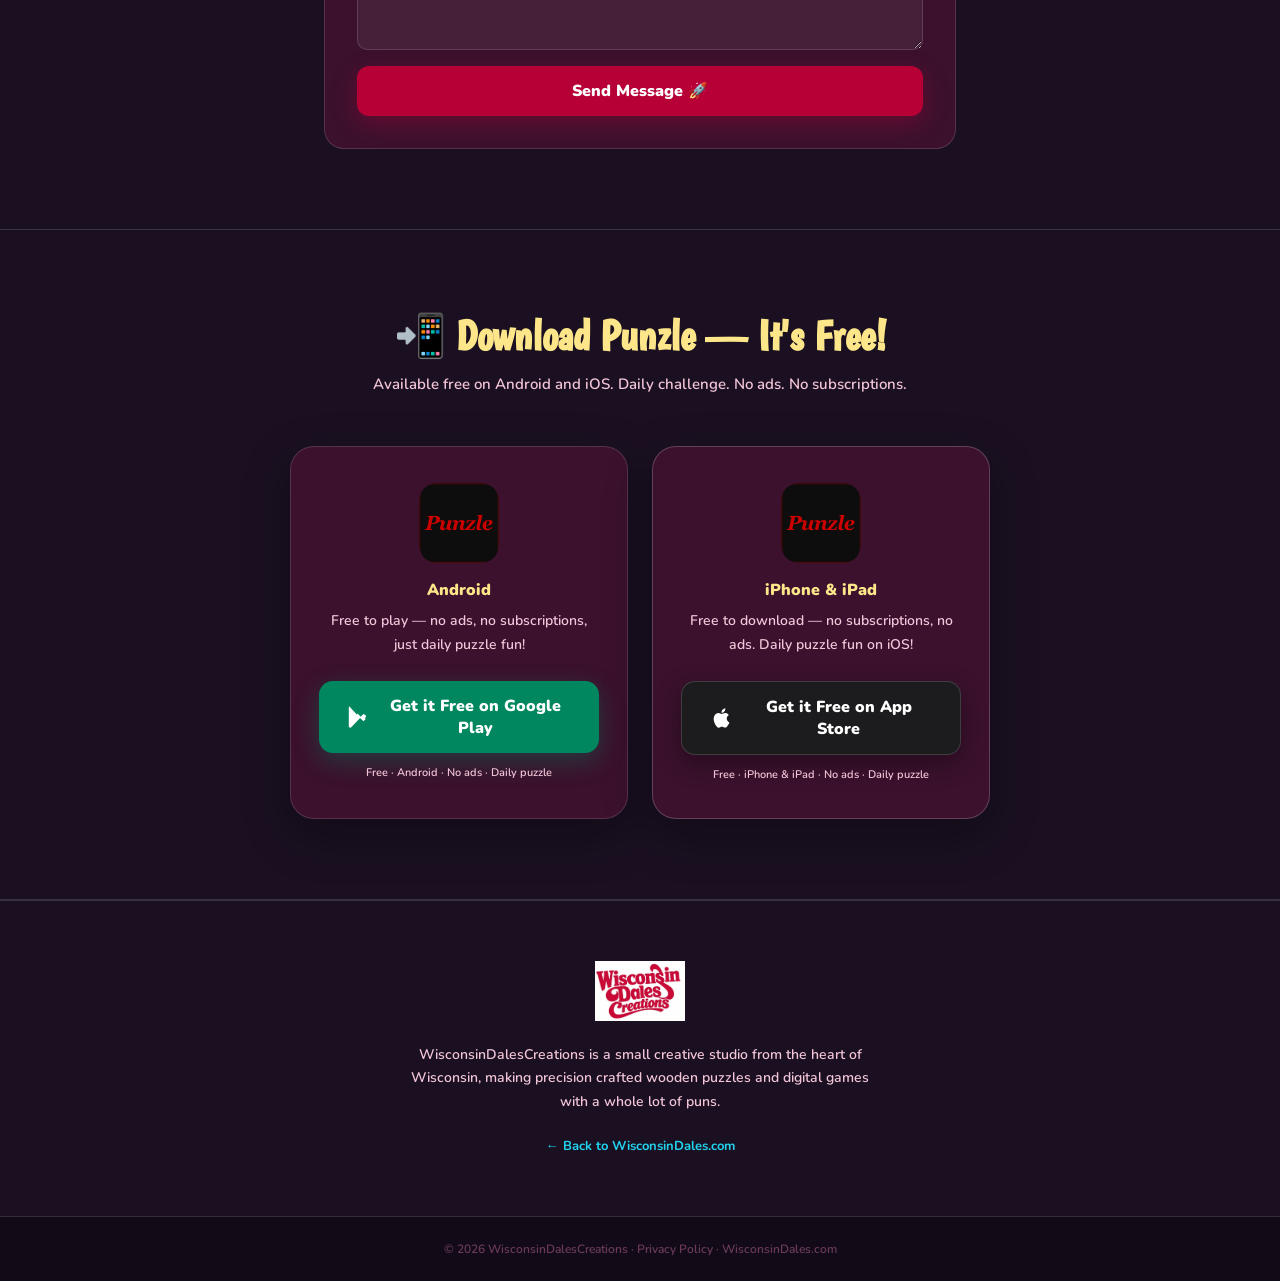
<file: Punzle.html>
<!DOCTYPE html>
<html lang="en">
<head>
  <meta charset="UTF-8" />
  <meta name="viewport" content="width=device-width, initial-scale=1.0" />
  <title>Punzle — Daily Pun Puzzle Game by WisconsinDalesCreations</title>
  <meta name="description" content="A totally Pun Puzzle that changes Daley. Download Punzle free on Android and iOS. Also available as a crafted wooden puzzle from WisconsinDalesCreations." />
  <link rel="preconnect" href="https://fonts.googleapis.com">
  <link rel="preconnect" href="https://fonts.gstatic.com" crossorigin>
  <link href="https://fonts.googleapis.com/css2?family=Boogaloo&family=Nunito:wght@400;600;700;800;900&display=swap" rel="stylesheet">
  <style>
    :root {
      --bg:          #1a1021;
      --bg2:         #2f1236;
      --panel:       rgba(72,18,50,0.72);
      --text:        #fff7fb;
      --muted:       #f3c5d8;
      --accent:      #b70036;
      --accent2:     #8c0029;
      --cyan:        #22d3ee;
      --gold:        #fde68a;
      --outline:     rgba(255,255,255,0.14);
    }

    * { margin: 0; padding: 0; box-sizing: border-box; }

    body {
      background: var(--bg);
      color: var(--text);
      font-family: 'Nunito', sans-serif;
      overflow-x: hidden;
    }

    body::before {
      content: '';
      position: fixed;
      top: -100px; right: -100px;
      width: 400px; height: 400px;
      border-radius: 50%;
      background: radial-gradient(circle, rgba(34,211,238,0.05) 0%, transparent 70%);
      pointer-events: none; z-index: 0;
    }
    body::after {
      content: '';
      position: fixed;
      bottom: -100px; left: -100px;
      width: 400px; height: 400px;
      border-radius: 50%;
      background: radial-gradient(circle, rgba(183,0,54,0.06) 0%, transparent 70%);
      pointer-events: none; z-index: 0;
    }

    nav {
      position: sticky; top: 0;
      background: rgba(26,16,33,0.92);
      backdrop-filter: blur(12px);
      border-bottom: 1px solid var(--outline);
      padding: 12px 24px;
      display: flex; align-items: center; justify-content: space-between;
      z-index: 100;
    }
    .nav-logo { display: flex; align-items: center; gap: 10px; text-decoration: none; }
    .nav-logo img { height: 36px; }
    .nav-links { display: flex; gap: 16px; align-items: center; }
    .nav-links a { color: var(--muted); text-decoration: none; font-size: 13px; font-weight: 700; transition: color 0.2s; }
    .nav-links a:hover { color: var(--cyan); }
    .nav-btn { background: var(--accent); color: white !important; padding: 8px 16px; border-radius: 20px; font-size: 13px !important; font-weight: 900 !important; transition: background 0.2s, transform 0.1s !important; }
    .nav-btn:hover { background: var(--accent2) !important; transform: scale(1.04); }
    .nav-btn-ios { background: #555; color: white !important; padding: 8px 16px; border-radius: 20px; font-size: 13px !important; font-weight: 900 !important; transition: background 0.2s, transform 0.1s !important; }
    .nav-btn-ios:hover { background: #333 !important; transform: scale(1.04); }

    .hero {
      position: relative;
      min-height: 92vh;
      display: flex; flex-direction: column;
      align-items: center; justify-content: center;
      text-align: center;
      padding: 60px 24px 80px;
      z-index: 1;
    }
    .hero-logo { width: min(420px, 90vw); margin-bottom: 24px; animation: fadeDown 0.8s ease both; }
    .hero-tagline { font-family: 'Boogaloo', cursive; font-size: clamp(22px, 5vw, 38px); color: var(--gold); letter-spacing: 0.5px; margin-bottom: 12px; animation: fadeDown 0.9s ease both; }
    .hero-sub { font-size: clamp(14px, 2.5vw, 18px); color: var(--muted); font-weight: 600; max-width: 520px; line-height: 1.7; margin-bottom: 36px; animation: fadeDown 1s ease both; }
    .hero-btns { display: flex; gap: 14px; flex-wrap: wrap; justify-content: center; animation: fadeDown 1.1s ease both; }
    .btn-primary { display: inline-flex; align-items: center; gap: 8px; background: var(--accent); color: white; text-decoration: none; padding: 14px 28px; border-radius: 14px; font-size: 16px; font-weight: 900; box-shadow: 0 8px 24px rgba(183,0,54,0.35); transition: transform 0.15s, box-shadow 0.15s; }
    .btn-primary:hover { transform: translateY(-2px); box-shadow: 0 12px 32px rgba(183,0,54,0.5); }
    .btn-secondary { display: inline-flex; align-items: center; gap: 8px; background: rgba(255,255,255,0.06); color: var(--cyan); text-decoration: none; padding: 14px 28px; border-radius: 14px; font-size: 16px; font-weight: 900; border: 1.5px solid var(--cyan); transition: transform 0.15s, background 0.15s; }
    .btn-secondary:hover { transform: translateY(-2px); background: rgba(34,211,238,0.1); }
    .btn-ios { display: inline-flex; align-items: center; gap: 8px; background: #1c1c1e; color: white; text-decoration: none; padding: 14px 28px; border-radius: 14px; font-size: 16px; font-weight: 900; border: 1.5px solid rgba(255,255,255,0.2); transition: transform 0.15s, background 0.15s; }
    .btn-ios:hover { transform: translateY(-2px); background: #2c2c2e; }

    .hero-board { margin-top: 48px; display: grid; grid-template-columns: repeat(7, 1fr); gap: 4px; width: min(320px, 80vw); background: #3d1540; border-radius: 16px; padding: 8px; box-shadow: 0 16px 48px rgba(0,0,0,0.5); animation: float 4s ease-in-out infinite, fadeDown 1.2s ease both; }
    .board-cell { aspect-ratio: 1; border-radius: 5px; background: #fff8f5; }
    .board-cell.gold { background: #fde68a; border: 2px solid #f59e0b; }
    .board-cell.p1 { background: #ef4444; }
    .board-cell.p2 { background: #f97316; }
    .board-cell.p3 { background: #eab308; }
    .board-cell.p4 { background: #22c55e; }
    .board-cell.p5 { background: #06b6d4; }
    .board-cell.p6 { background: #3b82f6; }
    .board-cell.p7 { background: #8b5cf6; }
    .board-cell.p8 { background: #ec4899; }
    .board-cell.off { background: transparent; }

    @keyframes float { 0%, 100% { transform: translateY(0px); } 50% { transform: translateY(-10px); } }

    section { position: relative; z-index: 1; padding: 80px 24px; max-width: 1100px; margin: 0 auto; }
    .section-title { font-family: 'Boogaloo', cursive; font-size: clamp(28px, 5vw, 42px); color: var(--gold); text-align: center; margin-bottom: 12px; }
    .section-sub { font-size: 15px; color: var(--muted); text-align: center; font-weight: 600; margin-bottom: 48px; line-height: 1.7; }
    .divider { width: 100%; height: 1px; background: var(--outline); margin: 0 auto; }

    .features { display: grid; grid-template-columns: repeat(auto-fit, minmax(240px, 1fr)); gap: 20px; }
    .feature-card { background: var(--panel); border: 1px solid var(--outline); border-radius: 18px; padding: 28px 24px; transition: transform 0.2s, border-color 0.2s; }
    .feature-card:hover { transform: translateY(-4px); border-color: var(--cyan); }
    .feature-emoji { font-size: 36px; margin-bottom: 14px; }
    .feature-title { font-size: 17px; font-weight: 900; color: var(--text); margin-bottom: 8px; }
    .feature-desc { font-size: 13px; color: var(--muted); line-height: 1.7; font-weight: 600; }

    .shop-inner { max-width: 1100px; margin: 0 auto; padding: 80px 24px; }
    .shop-grid { display: grid; grid-template-columns: repeat(auto-fit, minmax(280px, 1fr)); gap: 28px; }
    .product-card { background: rgba(255,255,255,0.04); border: 1.5px solid var(--outline); border-radius: 20px; overflow: hidden; transition: transform 0.2s, border-color 0.2s, box-shadow 0.2s; }
    .product-card:hover { transform: translateY(-6px); border-color: var(--gold); box-shadow: 0 16px 40px rgba(0,0,0,0.4); }
    .product-img { width: 100%; object-fit: contain; display: block; background: #1a1021; }
    .product-img-placeholder { width: 100%; aspect-ratio: 4/3; background: linear-gradient(135deg, #2f1236, #1a1021); display: flex; align-items: center; justify-content: center; font-size: 64px; }
    .product-info { padding: 20px; }
    .product-name { font-size: 18px; font-weight: 900; color: var(--text); margin-bottom: 6px; }
    .product-desc { font-size: 13px; color: var(--muted); line-height: 1.7; font-weight: 600; margin-bottom: 16px; }
    .product-price { font-size: 22px; font-weight: 900; color: var(--gold); margin-bottom: 14px; }
    .buy-btn { display: inline-flex; align-items: center; gap: 8px; background: var(--accent); color: white; text-decoration: none; padding: 12px 24px; border-radius: 12px; font-size: 15px; font-weight: 900; box-shadow: 0 6px 20px rgba(183,0,54,0.35); transition: transform 0.15s, box-shadow 0.15s; width: 100%; justify-content: center; }
    .buy-btn:hover { transform: translateY(-2px); box-shadow: 0 10px 28px rgba(183,0,54,0.5); }
    .free-shipping-note { font-size: 11px; color: var(--muted); margin-top: 8px; text-align: center; font-weight: 600; }
    .coupon-banner { background: rgba(34,211,238,0.12); border: 1.5px dashed var(--cyan); border-radius: 10px; padding: 10px 14px; font-size: 13px; font-weight: 800; color: var(--cyan); text-align: center; margin-bottom: 12px; }
    .coupon-banner strong { color: var(--gold); font-size: 15px; letter-spacing: 1px; }
    .coming-soon-badge { display: inline-block; background: rgba(253,230,138,0.15); border: 1.5px solid rgba(253,230,138,0.4); color: var(--gold); font-size: 12px; font-weight: 900; padding: 6px 14px; border-radius: 20px; letter-spacing: 0.5px; text-transform: uppercase; }

    .download-section { text-align: center; }
    .download-grid { display: grid; grid-template-columns: repeat(auto-fit, minmax(280px, 1fr)); gap: 24px; max-width: 700px; margin: 0 auto; }
    .download-card { background: var(--panel); border: 1.5px solid var(--outline); border-radius: 24px; padding: 36px 28px; box-shadow: 0 16px 48px rgba(0,0,0,0.3); text-align: center; }
    .download-card.ios-card { border-color: rgba(255,255,255,0.2); }
    .play-store-btn { display: inline-flex; align-items: center; gap: 12px; background: #01875f; color: white; text-decoration: none; padding: 14px 28px; border-radius: 14px; font-size: 16px; font-weight: 900; margin-top: 24px; transition: transform 0.15s, background 0.15s; box-shadow: 0 8px 24px rgba(1,135,95,0.35); }
    .play-store-btn:hover { transform: translateY(-2px); background: #016b4c; }
    .app-store-btn { display: inline-flex; align-items: center; gap: 12px; background: #1c1c1e; color: white; text-decoration: none; padding: 14px 28px; border-radius: 14px; font-size: 16px; font-weight: 900; margin-top: 24px; transition: transform 0.15s, background 0.15s; box-shadow: 0 8px 24px rgba(0,0,0,0.35); border: 1.5px solid rgba(255,255,255,0.15); }
    .app-store-btn:hover { transform: translateY(-2px); background: #2c2c2e; }
    .play-store-note { font-size: 11px; color: var(--muted); margin-top: 12px; font-weight: 600; }

    .about-strip { text-align: center; padding: 60px 24px; border-top: 1px solid var(--outline); position: relative; z-index: 1; }
    .about-logo { height: 60px; margin-bottom: 16px; }
    .about-text { font-size: 14px; color: var(--muted); max-width: 480px; margin: 0 auto 20px; line-height: 1.7; font-weight: 600; }
    .about-link { color: var(--cyan); text-decoration: none; font-weight: 700; font-size: 13px; }
    .about-link:hover { text-decoration: underline; }

    footer { background: rgba(0,0,0,0.3); border-top: 1px solid var(--outline); padding: 24px; text-align: center; font-size: 12px; color: #6b3a5a; font-weight: 600; position: relative; z-index: 1; }
    footer a { color: #6b3a5a; text-decoration: none; }
    footer a:hover { color: var(--muted); }

    /* ── Punzle Game Styles ── */
    .pz-header-row { display: flex; align-items: center; justify-content: space-between; width: 100%; max-width: 380px; }
    .pz-sol-badge { display: flex; flex-direction: column; align-items: center; border: 1.5px solid #22c55e; border-radius: 10px; padding: 4px 12px; background: rgba(34,197,94,0.08); min-width: 54px; }
    .pz-sol-num { font-size: 20px; font-weight: 900; color: #22c55e; line-height: 1.1; }
    .pz-sol-lbl { font-size: 8px; font-weight: 700; color: var(--muted); letter-spacing: 0.8px; text-transform: uppercase; }
    .pz-controls-row { display: flex; gap: 10px; align-items: center; justify-content: center; width: 100%; }
    .pz-hint-btn { background: rgba(253,230,138,0.12); border: 1.5px solid rgba(253,230,138,0.4); color: var(--gold); font-size: 13px; font-weight: 900; padding: 7px 18px; border-radius: 10px; cursor: pointer; transition: background 0.15s; }
    .pz-hint-btn:hover { background: rgba(253,230,138,0.25); }
    .pz-next-btn { background: rgba(34,211,238,0.12); border: 1.5px solid rgba(34,211,238,0.4); color: var(--cyan); font-size: 13px; font-weight: 900; padding: 7px 14px; border-radius: 10px; cursor: pointer; transition: background 0.15s; }
    .pz-next-btn:hover { background: rgba(34,211,238,0.25); }
    .pz-hint-star { color: var(--gold); font-size: 9px; font-weight: 900; position: absolute; top: 4px; right: 3px; }
    .pz-game-wrap { margin-top: 40px; width: min(420px, 95vw); display: flex; flex-direction: column; align-items: center; gap: 10px; }
    .pz-date-label { font-family: 'Boogaloo', cursive; font-size: 18px; color: var(--gold); font-weight: 700; letter-spacing: 0.3px; }
    .pz-board-wrap { position: relative; }
    .pz-board { display: grid; grid-template-columns: repeat(7, 1fr); gap: 3px; background: #3d1540; border-radius: 14px; padding: 7px; box-shadow: 0 16px 48px rgba(0,0,0,0.5); width: min(380px, 92vw); touch-action: none; }
    .pz-cell { aspect-ratio: 1; border-radius: 5px; display: flex; align-items: center; justify-content: center; font-size: clamp(6px, 1.8vw, 11px); font-weight: 700; color: #3f1635; cursor: pointer; transition: transform 0.1s, filter 0.1s; user-select: none; }
    .pz-cell:hover:not(.pz-off):not(.pz-blocked) { filter: brightness(1.1); }
    .pz-off { background: transparent; pointer-events: none; }
    .pz-empty { background: #fff8f5; }
    .pz-blocked { background: #fde68a; border: 2px solid #f59e0b; color: #78350f; font-weight: 900; }
    .pz-placed { color: rgba(255,255,255,0.9); font-weight: 800; font-size: clamp(5px,1.6vw,10px); border: 1px solid rgba(255,255,255,0.2); }
    .pz-preview { transform: scale(1.05); border: 2px solid rgba(255,255,255,0.6); }
    .pz-peek { animation: pz-pulse 1s ease-in-out infinite; }
    .pz-card-peek { background: rgba(34,211,238,0.15) !important; }
    @keyframes pz-pulse { 0%,100% { opacity:1; } 50% { opacity:0.6; } }
    .pz-preview-bad { background: rgba(239,68,68,0.5) !important; }
    .pz-sarcasm { font-size: 12px; font-weight: 800; color: var(--muted); font-style: italic; text-align: center; background: var(--panel); border: 1px solid var(--outline); border-radius: 10px; padding: 8px 14px; width: 100%; max-width: 380px; }
    .pz-tray { display: flex; flex-wrap: nowrap; justify-content: center; gap: 3px; width: 100%; max-width: 420px; touch-action: none; overflow-x: auto; }
    .pz-card { width: 44px; background: rgba(72,18,50,0.55); border-radius: 8px; border: 1.5px solid #1e1030; display: flex; flex-direction: column; align-items: center; overflow: hidden; cursor: pointer; position: relative; transition: transform 0.1s, border-color 0.15s; user-select: none; }
    .pz-card:hover { transform: translateY(-2px); }
    .pz-card-done { opacity: 0.55; cursor: default; }
    .pz-card-sel { background: rgba(98,25,68,0.85); }
    .pz-card-bar { width: 100%; height: 3px; flex-shrink: 0; }
    .pz-card-check { flex: 1; font-size: 20px; display: flex; align-items: center; justify-content: center; width: 100%; }
    .pz-card-body { flex: 1; display: flex; align-items: center; justify-content: center; width: 100%; padding: 2px; overflow: hidden; max-height: 44px; }
    .pz-card-name { font-size: 8px; font-weight: 900; color: #f3c5d8; letter-spacing: 1px; text-transform: uppercase; padding-bottom: 2px; flex-shrink: 0; }
    .pz-zone { width: 100%; height: 20px; flex-shrink: 0; display: flex; align-items: center; justify-content: center; background: rgba(253,230,138,0.14); font-size: 7px; font-weight: 900; color: #fde68a; cursor: pointer; }
    .pz-zone:active, .pz-zone:hover { background: rgba(253,230,138,0.30); }
    .pz-zone-flip { border-bottom: 1px solid rgba(253,230,138,0.2); }
    .pz-zone-rot { border-top: 1px solid rgba(253,230,138,0.2); }
    .pz-reset-btn { background: rgba(255,255,255,0.06); border: 1.5px solid var(--outline); color: var(--muted); font-size: 12px; font-weight: 800; padding: 7px 18px; border-radius: 10px; cursor: pointer; transition: background 0.15s; }
    .pz-reset-btn:hover { background: rgba(255,255,255,0.12); }
    .pz-win { position: absolute; top: 0; left: 0; right: 0; bottom: 0; background: rgba(26,16,33,0.95); border-radius: 14px; display: flex; align-items: center; justify-content: center; z-index: 10; }
    .pz-win-inner { text-align: center; padding: 20px; }
    .pz-win-title { font-family: 'Boogaloo', cursive; font-size: 36px; color: var(--gold); margin-bottom: 8px; }
    .pz-win-sub { font-size: 14px; color: var(--muted); font-weight: 600; margin-bottom: 20px; }
    .pz-win-btn { background: var(--accent); color: white; border: none; padding: 12px 28px; border-radius: 12px; font-size: 15px; font-weight: 900; cursor: pointer; }

    @keyframes fadeDown { from { opacity: 0; transform: translateY(-20px); } to { opacity: 1; transform: translateY(0); } }

    .pz-mobile-promo { display: none; }
    @media (max-width: 768px) {
      .pz-game-wrap { display: none !important; }
      .hero { min-height: auto !important; padding: 0 !important; }
      .hero-logo, .hero-tagline, .hero-sub, .hero-btns { display: none !important; }
      .pz-mobile-promo { display: flex !important; flex-direction: column !important; align-items: center !important; gap: 10px; padding: 0 8px; width: 100%; background: none; border: none; box-shadow: none; border-radius: 0; margin: 0; }
      .pz-mobile-promo-btn { display: inline-flex; align-items: center; gap: 10px; background: #01875f; color: white; text-decoration: none; padding: 14px 28px; border-radius: 14px; font-size: 16px; font-weight: 900; box-shadow: 0 8px 24px rgba(1,135,95,0.35); margin-top: 8px; }
      .download-grid { grid-template-columns: 1fr; }
    }

    @media (max-width: 768px) {
      #ms-board { width: 80vw !important; gap: 2px !important; padding: 6px !important; }
      #ms-tray { width: 96vw !important; max-width: 96vw !important; flex-wrap: wrap !important; justify-content: center !important; gap: 6px !important; }
      #ms-tray .pz-card-body { flex: 1 !important; }
      #ms-tray .pz-zone { height: 18px !important; font-size: 6px !important; }
    }

    @media (max-width: 600px) {
      .hero-btns { flex-direction: column; align-items: center; }
      .btn-primary, .btn-secondary, .btn-ios { width: 100%; justify-content: center; }
      nav { padding: 10px 16px; }
      .nav-links { gap: 10px; }
    }
    /* ── NPD COUNTDOWN STRIP ── */
    .npd-strip { background: linear-gradient(90deg, rgba(216,27,96,0.18), rgba(34,211,238,0.12)); border-top:1px solid var(--outline); border-bottom:1px solid var(--outline); padding:16px 20px; }
    .npd-inner { max-width:900px; margin:0 auto; display:flex; flex-wrap:wrap; align-items:center; justify-content:center; gap:10px 18px; text-align:center; }
    .npd-label { font-family:'Boogaloo',cursive; font-size:24px; color:var(--gold); letter-spacing:.5px; }
    .npd-count { font-family:'Nunito',sans-serif; font-weight:800; font-size:16px; color:var(--text); }
    .npd-count strong { color:var(--gold); font-weight:900; font-size:20px; }
    @media (max-width:600px){ .npd-label{font-size:21px;} .npd-count{font-size:15px;} .npd-count strong{font-size:18px;} }
  /* ── iOS Promo Section ── */
  .promo-section { position: relative; z-index: 1; padding: 80px 24px; max-width: 600px; margin: 0 auto; text-align: center; }
  .promo-card { background: var(--panel); border: 1.5px solid rgba(253,230,138,0.3); border-radius: 24px; padding: 40px 32px; box-shadow: 0 16px 48px rgba(0,0,0,0.3); }
  .promo-title { font-family: 'Boogaloo', cursive; font-size: clamp(24px, 5vw, 34px); color: var(--gold); margin-bottom: 10px; }
  .promo-sub { font-size: 14px; color: var(--muted); font-weight: 600; line-height: 1.7; margin-bottom: 28px; max-width: 420px; margin-left: auto; margin-right: auto; }
  .promo-steps { display: flex; gap: 10px; justify-content: center; margin-bottom: 28px; flex-wrap: wrap; }
  .promo-step { background: rgba(255,255,255,0.04); border: 1px solid var(--outline); border-radius: 12px; padding: 12px 14px; font-size: 12px; color: var(--muted); font-weight: 600; text-align: left; flex: 1; min-width: 120px; max-width: 160px; line-height: 1.5; }
  .promo-step strong { display: block; color: var(--gold); font-size: 11px; letter-spacing: 0.5px; margin-bottom: 4px; }
  .promo-input-row { display: flex; gap: 8px; max-width: 420px; margin: 0 auto 12px; }
  .promo-input { flex: 1; background: rgba(255,255,255,0.06); border: 1.5px solid var(--outline); border-radius: 10px; padding: 13px 16px; font-size: 14px; color: var(--text); outline: none; font-family: 'Nunito', sans-serif; font-weight: 600; transition: border-color 0.2s; }
  .promo-input:focus { border-color: var(--gold); }
  .promo-input::placeholder { color: #444; }
  .promo-btn { background: #1c1c1e; color: white; border: 1.5px solid rgba(255,255,255,0.2); border-radius: 10px; padding: 13px 20px; font-size: 14px; font-weight: 900; cursor: pointer; font-family: 'Nunito', sans-serif; white-space: nowrap; transition: background 0.2s, transform 0.1s; display: flex; align-items: center; gap: 7px; }
  .promo-btn:hover { background: #2c2c2e; transform: translateY(-1px); }
  .promo-btn:disabled { opacity: 0.6; cursor: not-allowed; transform: none; }
  .promo-status { min-height: 22px; font-size: 13px; font-weight: 700; text-align: center; margin-top: 4px; }
  .promo-status.ok { color: var(--cyan); }
  .promo-status.err { color: var(--accent); }
  .promo-note { font-size: 11px; color: #444; margin-top: 16px; font-weight: 600; }
  @media (max-width: 480px) { .promo-input-row { flex-direction: column; } .promo-btn { width: 100%; justify-content: center; } .promo-card { padding: 28px 20px; } }
  </style>
</head>
<body>

  <nav>
    <a href="https://wisconsindales.com" class="nav-logo">
      <img src="wisconsin-dales-creations.png" alt="WisconsinDalesCreations" />
    </a>
    <div class="nav-links">
      <a href="#features">How It Works</a>
      <a href="#contact">Contact</a>
      <a href="https://www.wisconsindales.com/wisconsindales_solver.html" target="_blank">🧩 Puzzle Solver</a>
      <a href="#download" class="nav-btn">📲 Download</a>
    </div>
  </nav>

  <div class="divider"></div>

  <div style="text-align:center;padding:32px 24px 0;position:relative;z-index:1;">
    <a href="#game-section">
      <img src="punzle_feature_graphic_1024x500.png" alt="Punzle"
        style="width:min(420px,90vw);border-radius:12px;cursor:pointer;transition:filter 0.2s;box-shadow:0 8px 32px rgba(0,0,0,0.4);"
        onmouseover="this.style.filter='brightness(1.1)'"
        onmouseout="this.style.filter=''" />
    </a>
  </div>


  <section id="features">
    <h2 class="section-title">How It Works</h2>
    <p class="section-sub">Simple rules. Daily challenge. Endless puns.</p>
    <div class="features">
      <div class="feature-card">
        <div class="feature-emoji">🧩</div>
        <div class="feature-title">Fit the Pieces</div>
        <div class="feature-desc">Place all 8 unique pieces on the board leaving only today's month and day uncovered. Every piece must fit perfectly.</div>
      </div>
      <div class="feature-card">
        <div class="feature-emoji">📅</div>
        <div class="feature-title">Changes Every Day</div>
        <div class="feature-desc">Each day brings a new puzzle. The date changes, the solutions change, the challenge changes. Come back tomorrow!</div>
      </div>
      <div class="feature-card">
        <div class="feature-emoji">🔄</div>
        <div class="feature-title">Rotate & Flip</div>
        <div class="feature-desc">Each piece can be rotated and flipped to find the perfect fit. Tap the top to flip, tap the bottom to rotate.</div>
      </div>
      <div class="feature-card">
        <div class="feature-emoji">🏆</div>
        <div class="feature-title">Daily Leaderboard</div>
        <div class="feature-desc">Complete the Daily Challenge and submit your time. See how you rank against other Punzle players worldwide. Track your removals too!</div>
      </div>
      <div class="feature-card">
        <div class="feature-emoji">⏱️</div>
        <div class="feature-title">Time Penalties & Rewards</div>
        <div class="feature-desc">Daily Challenge adds strategy — earn -2s for each correct placement and pay +5s every time you remove a piece. Play smart!</div>
      </div>
      <div class="feature-card">
        <div class="feature-emoji">😄</div>
        <div class="feature-title">Daley Dose of Puns</div>
        <div class="feature-desc">Every move is met with a pun-filled quip from the sarcasm bar. Because puzzles are better with personality.</div>
      </div>
      <div class="feature-card">
        <div class="feature-emoji">📤</div>
        <div class="feature-title">Share Your Result</div>
        <div class="feature-desc">Solved it? Share a beautiful result card showing your time, rank, and today's saying. Challenge your friends!</div>
      </div>
      <div class="feature-card">
        <div class="feature-emoji">🎯</div>
        <div class="feature-title">11 Difficulty Levels</div>
        <div class="feature-desc">From Tiny Tot to Chief Director of Quantitative Punzology — pick your level of competency and earn your bragging rights.</div>
      </div>
    </div>
    <div style="text-align:center;margin-top:36px;">
      <a href="https://www.wisconsindales.com/wisconsindales_solver.html" target="_blank" class="btn-secondary">🧩 Try the Puzzle Solver</a>
    </div>
  </section>

  <div class="hero" id="game-section">
    <a href="https://play.google.com/store/apps/details?id=punzle.app" target="_blank">
      <img src="punzle_feature_graphic_1024x500.png" alt="Punzle" class="hero-logo" style="cursor:pointer;" />
    </a>
    <p class="hero-tagline">A totally Pun Puzzle that changes Daley. 😄</p>
    <p class="hero-sub">
      Fit all 8 pieces on the board. Leave only today's month and day uncovered.
      A new puzzle every single day — puns included.
    </p>
    <div class="hero-btns">
      <a href="#download" class="btn-primary">▶ Free on Google Play</a>
      <a href="#download" class="btn-ios">🍎 Free on App Store</a>
    </div>
    <div class="pz-game-wrap">
      <div class="pz-header-row">
        <div class="pz-date-label" id="pz-date-label"></div>
        <div class="pz-sol-badge" id="pz-sol-badge">
          <span class="pz-sol-num" id="pz-sol-num">…</span>
          <span class="pz-sol-lbl" id="pz-sol-lbl">solutions</span>
        </div>
      </div>
      <div class="pz-board-wrap">
        <div id="punzle-board" class="pz-board"></div>
        <div id="punzle-win" class="pz-win" style="display:none;"></div>
      </div>
      <div class="pz-sarcasm" id="pz-sarcasm">Fit the pieces. Puns included. 😄</div>
      <div class="pz-controls-row">
        <button class="pz-hint-btn" id="pz-hint-btn" onclick="pzShowHint()">💡 Hint</button>
        <button class="pz-next-btn" id="pz-next-btn" onclick="pzNextSolution()">→ Next Solution</button>
        <button class="pz-reset-btn" onclick="resetPunzle()">↺ Reset</button>
      </div>
      <div id="punzle-tray" class="pz-tray"></div>
      <div style="font-size:12px;color:#f3c5d8;font-weight:800;margin-top:8px;opacity:0.7;">v=75</div>
    </div>
  </div>

  <div class="pz-mobile-promo" id="pz-mobile-solver">
    <div class="pz-header-row" style="max-width:96vw;">
      <div class="pz-date-label" id="ms-date-label"></div>
      <div class="pz-sol-badge" id="ms-sol-badge">
        <span class="pz-sol-num" id="ms-sol-num">…</span>
        <span class="pz-sol-lbl" id="ms-sol-lbl">solutions</span>
      </div>
    </div>
    <div id="ms-board" class="pz-board" style="width:96vw;"></div>
    <div class="pz-sarcasm" id="ms-sarcasm">Hint the pieces, then hold to see where they go. 🪵</div>
    <div class="pz-controls-row">
      <button class="pz-hint-btn" onclick="msHint()">💡 Hint</button>
      <button class="pz-next-btn" onclick="msNext()">→ Next</button>
      <button class="pz-reset-btn" onclick="msReset()">↺ Reset</button>
    </div>
    <div id="ms-tray" class="pz-tray" style="max-width:96vw;"></div>
    <div style="font-size:12px;color:#f3c5d8;font-weight:800;opacity:0.7;">v=75</div>
    <a href="https://play.google.com/store/apps/details?id=punzle.app" class="pz-mobile-promo-btn" target="_blank">
      <svg width="20" height="20" viewBox="0 0 24 24" fill="white"><path d="M3.18 23.76c.3.17.64.24.99.2L15.53 12 11.68 8.15 3.18 23.76zm17.11-10.93c.43-.34.71-.86.71-1.46s-.28-1.12-.71-1.46l-2.13-1.23-4.02 4.02 4.02 4.02 2.13-1.89zM2.34.24C2.13.56 2 .97 2 1.43v21.14c0 .46.13.87.34 1.19l.06.06L13.13 12v-.27L2.4.18l-.06.06z"/></svg>
      Download Free on Google Play
    </a>
    <a href="https://apps.apple.com/app/id6774663022" class="pz-mobile-promo-btn" target="_blank" style="background:#1c1c1e;border:1.5px solid rgba(255,255,255,0.2);margin-top:4px;">
      🍎 Free on iOS — Download Now
    </a>
  </div>

  <section id="contact" style="position:relative;z-index:1;padding:80px 24px;max-width:680px;margin:0 auto;">
    <h2 class="section-title">💬 Comments & Requests</h2>
    <p class="section-sub">Have a question, comment, or want to request a custom product? We'd love to hear from you!</p>

    <form action="https://formspree.io/f/xnjbjdzr" method="POST" id="contact-form"
      style="background:var(--panel);border:1.5px solid var(--outline);border-radius:20px;padding:32px;display:flex;flex-direction:column;gap:16px;">

      <div style="display:flex;flex-direction:column;gap:6px;">
        <label style="font-size:13px;font-weight:800;color:var(--muted);letter-spacing:0.5px;">YOUR NAME</label>
        <input type="text" name="name" placeholder="Your name" required
          style="background:rgba(255,255,255,0.06);border:1.5px solid var(--outline);border-radius:10px;padding:12px 14px;color:var(--text);font-size:15px;font-family:inherit;outline:none;transition:border-color 0.2s;"
          onfocus="this.style.borderColor='#22d3ee'" onblur="this.style.borderColor='rgba(255,255,255,0.14)'" />
      </div>

      <div style="display:flex;flex-direction:column;gap:6px;">
        <label style="font-size:13px;font-weight:800;color:var(--muted);letter-spacing:0.5px;">EMAIL ADDRESS</label>
        <input type="email" name="email" placeholder="you@example.com" required
          style="background:rgba(255,255,255,0.06);border:1.5px solid var(--outline);border-radius:10px;padding:12px 14px;color:var(--text);font-size:15px;font-family:inherit;outline:none;transition:border-color 0.2s;"
          onfocus="this.style.borderColor='#22d3ee'" onblur="this.style.borderColor='rgba(255,255,255,0.14)'" />
      </div>

      <div style="display:flex;flex-direction:column;gap:6px;">
        <label style="font-size:13px;font-weight:800;color:var(--muted);letter-spacing:0.5px;">TYPE</label>
        <select name="type"
          style="background:rgba(255,255,255,0.06);border:1.5px solid var(--outline);border-radius:10px;padding:12px 14px;color:var(--text);font-size:15px;font-family:inherit;outline:none;cursor:pointer;">
          <option value="comment">💬 General Comment</option>
          <option value="product-request">🪵 Product Request</option>
          <option value="custom-order">✏️ Custom Order Inquiry</option>
          <option value="app-feedback">📱 App Feedback</option>
          <option value="other">❓ Other</option>
        </select>
      </div>

      <div style="display:flex;flex-direction:column;gap:6px;">
        <label style="font-size:13px;font-weight:800;color:var(--muted);letter-spacing:0.5px;">MESSAGE</label>
        <textarea name="message" placeholder="Tell us what's on your mind — product ideas, questions, feedback, or just say hi!" required
          rows="5"
          style="background:rgba(255,255,255,0.06);border:1.5px solid var(--outline);border-radius:10px;padding:12px 14px;color:var(--text);font-size:15px;font-family:inherit;outline:none;resize:vertical;transition:border-color 0.2s;"
          onfocus="this.style.borderColor='#22d3ee'" onblur="this.style.borderColor='rgba(255,255,255,0.14)'"></textarea>
      </div>

      <button type="submit"
        style="background:var(--accent);color:white;border:none;border-radius:12px;padding:14px 28px;font-size:16px;font-weight:900;cursor:pointer;font-family:inherit;box-shadow:0 8px 24px rgba(183,0,54,0.35);transition:transform 0.15s,box-shadow 0.15s;"
        onmouseover="this.style.transform='translateY(-2px)';this.style.boxShadow='0 12px 32px rgba(183,0,54,0.5)'"
        onmouseout="this.style.transform='';this.style.boxShadow='0 8px 24px rgba(183,0,54,0.35)'">
        Send Message 🚀
      </button>

      <div id="form-success" style="display:none;background:rgba(34,197,94,0.12);border:1.5px solid rgba(34,197,94,0.4);border-radius:10px;padding:14px;text-align:center;">
        <div style="font-size:24px;margin-bottom:6px;">✅</div>
        <div style="font-size:15px;font-weight:800;color:#22c55e;">Message sent!</div>
        <div style="font-size:13px;color:var(--muted);margin-top:4px;">Thanks for reaching out — we'll get back to you soon.</div>
      </div>
    </form>

    <script>
      document.getElementById("contact-form").addEventListener("submit", function(e) {
        e.preventDefault();
        var form = this;
        var btn  = form.querySelector("button[type=submit]");
        btn.textContent = "Sending…";
        btn.disabled    = true;
        fetch(form.action, {
          method: "POST",
          body: new FormData(form),
          headers: { "Accept": "application/json" }
        }).then(function(r) {
          if (r.ok) {
            form.reset();
            document.getElementById("form-success").style.display = "block";
            btn.style.display = "none";
          } else {
            btn.textContent = "Send Message 🚀";
            btn.disabled    = false;
            alert("Something went wrong. Please try again.");
          }
        }).catch(function() {
          btn.textContent = "Send Message 🚀";
          btn.disabled    = false;
          alert("Something went wrong. Please try again.");
        });
      });
    </script>
  </section>

  <div class="divider"></div>

<!-- NATIONAL PUNZLE DAY COUNTDOWN -->
<section id="npd-strip" class="npd-strip" style="display:none;" aria-hidden="true">
  <div class="npd-inner">
    <span class="npd-label">🗓️ National Punzle Day</span>
    <span class="npd-count"></span>
  </div>
</section>
  <section id="download" class="download-section">
    <h2 class="section-title">📲 Download Punzle — It's Free!</h2>
    <p class="section-sub">Available free on Android and iOS. Daily challenge. No ads. No subscriptions.</p>
    <div class="download-grid">

      <!-- Android -->
      <div class="download-card">
        <a href="https://play.google.com/store/apps/details?id=punzle.app" target="_blank">
          <img src="punzle_icon_512x512.png" alt="Punzle Icon" style="width:80px;height:80px;border-radius:18px;margin-bottom:16px;display:block;margin-left:auto;margin-right:auto;" onerror="this.style.display='none'" />
        </a>
        <p style="font-size:16px;font-weight:900;color:var(--gold);margin-bottom:8px;">Android</p>
        <p style="font-size:14px;color:var(--muted);font-weight:600;line-height:1.7;">
          Free to play — no ads, no subscriptions, just daily puzzle fun!
        </p>
        <a href="https://play.google.com/store/apps/details?id=punzle.app" class="play-store-btn" target="_blank">
          <svg width="24" height="24" viewBox="0 0 24 24" fill="white"><path d="M3.18 23.76c.3.17.64.24.99.2L15.53 12 11.68 8.15 3.18 23.76zm17.11-10.93c.43-.34.71-.86.71-1.46s-.28-1.12-.71-1.46l-2.13-1.23-4.02 4.02 4.02 4.02 2.13-1.89zM2.34.24C2.13.56 2 .97 2 1.43v21.14c0 .46.13.87.34 1.19l.06.06L13.13 12v-.27L2.4.18l-.06.06z"/></svg>
          Get it Free on Google Play
        </a>
        <p class="play-store-note">Free · Android · No ads · Daily puzzle</p>
      </div>

      <!-- iOS -->
      <div class="download-card ios-card">
        <a href="https://apps.apple.com/app/id6774663022" target="_blank">
          <img src="punzle_icon_512x512.png" alt="Punzle Icon" style="width:80px;height:80px;border-radius:18px;margin-bottom:16px;display:block;margin-left:auto;margin-right:auto;" onerror="this.style.display='none'" />
        </a>
        <p style="font-size:16px;font-weight:900;color:var(--gold);margin-bottom:8px;">iPhone &amp; iPad</p>
        <p style="font-size:14px;color:var(--muted);font-weight:600;line-height:1.7;">
          Free to download — no subscriptions, no ads. Daily puzzle fun on iOS!
        </p>
        <a href="https://apps.apple.com/app/id6774663022" class="app-store-btn" target="_blank">
          <svg width="24" height="24" viewBox="0 0 24 24" fill="white"><path d="M18.71 19.5c-.83 1.24-1.71 2.45-3.05 2.47-1.34.03-1.77-.79-3.29-.79-1.53 0-2 .77-3.27.82-1.31.05-2.3-1.32-3.14-2.53C4.25 17 2.94 12.45 4.7 9.39c.87-1.52 2.43-2.48 4.12-2.51 1.28-.02 2.5.87 3.29.87.78 0 2.26-1.07 3.8-.91.65.03 2.47.26 3.64 1.98-.09.06-2.17 1.28-2.15 3.81.03 3.02 2.65 4.03 2.68 4.04-.03.07-.42 1.44-1.38 2.83M13 3.5c.73-.83 1.94-1.46 2.94-1.5.13 1.17-.34 2.35-1.04 3.19-.69.85-1.83 1.51-2.95 1.42-.15-1.15.41-2.35 1.05-3.11z"/></svg>
          Get it Free on App Store
        </a>
        <p class="play-store-note">Free · iPhone &amp; iPad · No ads · Daily puzzle</p>
      </div>

    </div>
  </section>

  <div class="divider"></div>

  <div class="about-strip">
    <img src="wisconsin-dales-creations.png" alt="WisconsinDalesCreations" class="about-logo" onerror="this.style.display='none'" />
    <p class="about-text">
      WisconsinDalesCreations is a small creative studio from the heart of Wisconsin, making precision crafted wooden puzzles and digital games with a whole lot of puns.
    </p>
    <a href="https://wisconsindales.com" class="about-link">← Back to WisconsinDales.com</a>
  </div>

  <footer>
    <p>© 2026 WisconsinDalesCreations · <a href="https://sites.google.com/view/punzle-privacy-policy/home">Privacy Policy</a> · <a href="https://wisconsindales.com">WisconsinDales.com</a></p>
  </footer>

  <script src="punzle-game.js?v=75"></script>
  <script src="punzle-render.js?v=75"></script>
  <script src="punzle-interact.js?v=75"></script>
  <script>
    (function() {
      const isMobile = window.innerWidth <= 768 ||
        /Android|webOS|iPhone|iPad|iPod|BlackBerry|IEMobile|Opera Mini/i.test(navigator.userAgent);
      document.addEventListener("DOMContentLoaded", function() {
        const game   = document.querySelector(".pz-game-wrap");
        const solver = document.getElementById("pz-mobile-solver");
        if (isMobile) {
          if (game) game.style.display = "none";
          var heroLogo    = document.querySelector(".hero-logo");
          var heroTagline = document.querySelector(".hero-tagline");
          var heroSub     = document.querySelector(".hero-sub");
          var heroBtns    = document.querySelector(".hero-btns");
          var heroEl      = document.querySelector(".hero");
          if (heroLogo)    heroLogo.style.display    = "none";
          if (heroTagline) heroTagline.style.display = "none";
          if (heroSub)     heroSub.style.display     = "none";
          if (heroBtns)    heroBtns.style.display    = "none";
          if (heroEl) { heroEl.style.padding = "0"; heroEl.style.minHeight = "0"; }
          if (solver) {
            solver.style.display        = "flex";
            solver.style.flexDirection  = "column";
            solver.style.alignItems     = "center";
            solver.style.gap            = "10px";
            solver.style.padding        = "8px";
            solver.style.width          = "100%";
            solver.style.background     = "none";
            solver.style.border         = "none";
            solver.style.boxShadow      = "none";
            solver.style.borderRadius   = "0";
            solver.style.margin         = "0";
          }
          var msBoard = document.getElementById("ms-board");
          if (msBoard) { msBoard.style.width = "65vw"; msBoard.style.gap = "2px"; msBoard.style.padding = "5px"; }
        } else {
          if (game)   game.style.display   = "";
          if (solver) solver.style.display = "none";
        }
      });
    })();

    var ms = (function() {
      var solutions   = [];
      var solIndex    = 0;
      var hints       = new Set();
      var hintSol     = null;
      var peekPiece   = null;
      var month, day, blk;

      function init() {
        var today = new Date();
        month = today.getMonth() + 1;
        day   = today.getDate();
        blk   = getBlockedCells(month, day);
        var dl = document.getElementById("ms-date-label");
        if (dl) dl.textContent = today.toLocaleDateString("en-US", { weekday:"long", month:"long", day:"numeric" });
        setTimeout(function() {
          solutions = solve(month, day, true);
          solIndex  = 0;
          hintSol   = solutions.length ? solutions[0] : null;
          updateBadge();
          renderBoard();
          renderTray();
        }, 300);
      }

      function updateBadge() {
        var n  = solutions.length;
        var el = document.getElementById("ms-sol-num");
        var lb = document.getElementById("ms-sol-lbl");
        var bg = document.getElementById("ms-sol-badge");
        if (el) el.textContent = n;
        if (lb) lb.textContent = "solutions";
        var color = n === 0 ? "#ef4444" : n <= 3 ? "#f97316" : n <= 10 ? "#eab308" : "#22c55e";
        if (bg) { bg.style.borderColor = color; el.style.color = color; }
      }

      function renderBoard() {
        var boardEl = document.getElementById("ms-board");
        if (!boardEl) return;
        boardEl.innerHTML = "";
        var peekMap = new Map();
        if (peekPiece && hintSol) {
          var pp = hintSol.find(function(p) { return p.piece === peekPiece; });
          if (pp) pp.cells.forEach(function(rc) { peekMap.set(cellKey(rc[0], rc[1]), pp); });
        }
        for (var r = 0; r < 7; r++) {
          for (var c = 0; c < 7; c++) {
            var el    = document.createElement("div");
            var key   = cellKey(r, c);
            var valid = isValidCell(r, c);
            el.textContent = LABELS.get(key) || "";
            if (!valid) {
              el.className = "pz-cell pz-off";
            } else if (blk.has(key)) {
              el.className = "pz-cell pz-blocked";
            } else if (peekMap.has(key)) {
              var pp2 = peekMap.get(key);
              el.className = "pz-cell pz-peek";
              el.style.background = pp2.color + "cc";
              el.style.border = "2px solid " + pp2.color;
            } else {
              el.className = "pz-cell pz-empty";
            }
            boardEl.appendChild(el);
          }
        }
      }

      function renderTray() {
        var trayEl = document.getElementById("ms-tray");
        if (!trayEl) return;
        trayEl.innerHTML = "";
        var cardW = Math.floor((window.innerWidth - 48) / 4);
        trayEl.style.flexWrap       = "wrap";
        trayEl.style.justifyContent = "center";
        trayEl.style.gap            = "6px";
        trayEl.style.width          = "100%";
        PIECES.forEach(function(piece) {
          var isHinted = hints.has(piece.name);
          var displayCells = normalize(piece.cells);
          if (isHinted && hintSol) {
            var placement = hintSol.find(function(p) { return p.piece === piece.name; });
            if (placement) displayCells = normalize(placement.cells);
          }
          var card = document.createElement("div");
          card.style.cssText = ["width:"+cardW+"px","min-height:"+cardW+"px","background:"+(isHinted?"rgba(255,255,255,0.08)":"rgba(255,255,255,0.05)"),"border:1px solid "+(isHinted?"rgba(253,230,138,0.45)":"rgba(255,255,255,0.1)"),"border-radius:14px","padding:10px","display:flex","flex-direction:column","align-items:flex-start","gap:6px","position:relative","cursor:"+(isHinted?"pointer":"default"),"box-sizing:border-box"].join(";");
          var title = document.createElement("div");
          title.style.cssText = "display:flex;align-items:center;gap:6px;font-size:13px;font-weight:700;color:"+(isHinted?piece.color:"var(--muted)")+";";
          var dot = document.createElement("span");
          dot.style.cssText = "width:10px;height:10px;border-radius:50%;background:"+piece.color+";display:inline-block;flex-shrink:0;";
          var name = document.createElement("span");
          name.textContent = piece.name;
          title.appendChild(dot);
          title.appendChild(name);
          if (isHinted) {
            var star = document.createElement("span");
            star.textContent = "★";
            star.style.cssText = "color:#fde68a;font-size:14px;font-weight:900;";
            title.appendChild(star);
          }
          card.appendChild(title);
          var miniWrap = msMiniPiece(displayCells, piece.color);
          card.appendChild(miniWrap);
          if (isHinted) {
            var timer;
            card.addEventListener("touchstart", function() { timer = setTimeout(function() { peekPiece = piece.name; renderBoard(); }, 200); }, { passive: true });
            card.addEventListener("touchend", function() { clearTimeout(timer); peekPiece = null; renderBoard(); });
            card.addEventListener("mousedown", function() { timer = setTimeout(function() { peekPiece = piece.name; renderBoard(); }, 200); });
            card.addEventListener("mouseup", function() { clearTimeout(timer); peekPiece = null; renderBoard(); });
          }
          trayEl.appendChild(card);
        });
      }

      function msMiniPiece(cells, color) {
        var SZ = 12, GAP = 2, STP = SZ + GAP;
        var maxR = Math.max.apply(null, cells.map(function(rc){return rc[0];}));
        var maxC = Math.max.apply(null, cells.map(function(rc){return rc[1];}));
        var set  = new Set(cells.map(function(rc){return rc[0]+","+rc[1];}));
        var wrap = document.createElement("div");
        wrap.style.cssText = "position:relative;width:"+((maxC+1)*STP-GAP)+"px;height:"+((maxR+1)*STP-GAP)+"px;";
        for (var r = 0; r <= maxR; r++) {
          for (var c = 0; c <= maxC; c++) {
            var cell = document.createElement("div");
            var on   = set.has(r+","+c);
            cell.style.cssText = "position:absolute;top:"+(r*STP)+"px;left:"+(c*STP)+"px;width:"+SZ+"px;height:"+SZ+"px;border-radius:2px;background:"+(on?color:"transparent")+";";
            wrap.appendChild(cell);
          }
        }
        return wrap;
      }

      window.msHint = function() {
        if (!solutions.length || !hintSol) return;
        var unHinted = PIECES.filter(function(p) { return !hints.has(p.name); });
        if (!unHinted.length) { document.getElementById("ms-sarcasm").textContent = "All hints shown! You got this. Maybe. 😄"; return; }
        var piece = unHinted[Math.floor(Math.random() * unHinted.length)];
        hints.add(piece.name);
        document.getElementById("ms-sarcasm").textContent = "★ Hold piece " + piece.name + " to see where it goes.";
        renderTray();
      };

      window.msNext = function() {
        if (!solutions.length) return;
        solIndex  = (solIndex + 1) % solutions.length;
        hintSol   = solutions[solIndex];
        hints     = new Set();
        peekPiece = null;
        var sarc = document.getElementById("ms-sarcasm");
        if (sarc) sarc.textContent = "Solution " + (solIndex+1) + " of " + solutions.length + " 🪵";
        renderBoard();
        renderTray();
      };

      window.msReset = function() {
        solIndex  = 0;
        hintSol   = solutions.length ? solutions[0] : null;
        hints     = new Set();
        peekPiece = null;
        var sarc = document.getElementById("ms-sarcasm");
        if (sarc) sarc.textContent = "Hint the pieces, then hold to see where they go. 🪵";
        renderBoard();
        renderTray();
      };

      return { init: init };
    })();

    document.addEventListener("DOMContentLoaded", function() {
      var isMobile = window.innerWidth <= 768 ||
        /Android|webOS|iPhone|iPad|iPod|BlackBerry|IEMobile|Opera Mini/i.test(navigator.userAgent);
      if (isMobile) { setTimeout(function() { ms.init(); }, 100); }
    });
  </script>
  <script>
    const today = new Date();
    const dl = document.getElementById("pz-date-label");
    if (dl) dl.textContent = today.toLocaleDateString("en-US", { weekday:"long", month:"long", day:"numeric" });
  </script>

<script>
(function(){
  var strip = document.getElementById('npd-strip');
  if(!strip) return;
  var out = strip.querySelector('.npd-count');
  function nextTarget(now){
    var y = now.getFullYear();
    var end = new Date(y,5,7,23,59,59,999); // end of June 7 this year
    if(now > end) return new Date(y+1,5,7,0,0,0,0);
    return new Date(y,5,7,0,0,0,0);
  }
  function tick(){
    var now = new Date();
    if(now.getMonth()===5 && now.getDate()===7){
      strip.style.display=''; strip.setAttribute('aria-hidden','false');
      out.innerHTML = "\uD83C\uDF89 It's National Punzle Day \u2014 play today's special board! \uD83C\uDF89";
      return;
    }
    var diff = nextTarget(now) - now;
    var days = Math.floor(diff/86400000);
    if(days > 60){ strip.style.display='none'; strip.setAttribute('aria-hidden','true'); return; }
    strip.style.display=''; strip.setAttribute('aria-hidden','false');
    var h = Math.floor((diff%86400000)/3600000);
    var m = Math.floor((diff%3600000)/60000);
    var s = Math.floor((diff%60000)/1000);
    out.innerHTML = '<strong>'+days+'</strong> days &nbsp; <strong>'+h+'</strong>h &nbsp; <strong>'+m+'</strong>m &nbsp; <strong>'+s+'</strong>s';
  }
  tick(); setInterval(tick, 1000);
})();
</script>

<script>
// ── National Punzle Day — disable Hint & Next Solution buttons on June 7 ──
(function() {
  var now = new Date();
  if (now.getMonth() !== 5 || now.getDate() !== 7) return;

  var overlay = document.createElement('div');
  overlay.id = 'npd-overlay';
  overlay.style.cssText = 'display:none;position:fixed;inset:0;background:rgba(0,0,0,0.6);z-index:9998;';
  overlay.onclick = function() {
    overlay.style.display = 'none';
    var p = document.getElementById('npd-popup');
    if (p) p.style.display = 'none';
  };
  document.body.appendChild(overlay);

  var popup = document.createElement('div');
  popup.id = 'npd-popup';
  popup.style.cssText = [
    'display:none','position:fixed','top:50%','left:50%',
    'transform:translate(-50%,-50%)','background:#1a1021',
    'border:2px solid #b70036','border-radius:20px',
    'padding:32px 40px','text-align:center','z-index:9999',
    'box-shadow:0 24px 64px rgba(0,0,0,0.7)',
    'font-family:inherit','max-width:320px','width:90vw'
  ].join(';');
  document.body.appendChild(popup);

  function buildPopupHTML() {
    var solNum = '…';
    var badge = document.getElementById('pz-sol-num');
    if (badge && badge.textContent && badge.textContent !== '…') solNum = badge.textContent.trim();
    var solLine = solNum !== '…'
      ? 'Today\'s Punzle has <strong style="color:#fde68a;">' + solNum + '</strong> solutions — but you\'re on your own to find one!'
      : 'Today\'s Punzle has plenty of solutions — but you\'re on your own to find one!';
    return [
      '<div style="font-size:48px;margin-bottom:12px;">🎉</div>',
      '<div style="font-family:Boogaloo,cursive;font-size:26px;color:#fde68a;margin-bottom:12px;">Happy National Punzle Day!</div>',
      '<div style="font-size:14px;color:#f3c5d8;font-weight:600;line-height:1.7;margin-bottom:20px;">' + solLine + ' Hints are taking the day off. 😄</div>',
      '<button onclick="document.getElementById(\'npd-popup\').style.display=\'none\';document.getElementById(\'npd-overlay\').style.display=\'none\';" ',
      'style="background:#b70036;color:#fff;border:none;border-radius:10px;padding:10px 28px;font-size:14px;font-weight:900;cursor:pointer;font-family:inherit;">Let\'s go! 🎉</button>'
    ].join('');
  }

  function showNPDPopup() {
    popup.innerHTML = buildPopupHTML();
    popup.style.display = 'block';
    overlay.style.display = 'block';
  }

  function disableNPDButtons() {
    ['pz-hint-btn', 'pz-next-btn'].forEach(function(id) {
      var btn = document.getElementById(id);
      if (!btn || btn._npdBound) return;
      btn._npdBound = true;
      btn.disabled = true;
      btn.style.opacity = '0.4';
      btn.style.cursor = 'not-allowed';
      btn.removeAttribute('onclick');
      btn.addEventListener('click', showNPDPopup);
    });
    var solver = document.getElementById('pz-mobile-solver');
    if (solver) {
      solver.querySelectorAll('.pz-hint-btn, .pz-next-btn').forEach(function(btn) {
        btn.disabled = true;
        btn.style.opacity = '0.4';
        btn.style.cursor = 'not-allowed';
        btn.removeAttribute('onclick');
        btn.addEventListener('click', showNPDPopup);
      });
    }
  }

  if (document.readyState === 'loading') {
    document.addEventListener('DOMContentLoaded', function() { setTimeout(disableNPDButtons, 500); });
  } else {
    setTimeout(disableNPDButtons, 500);
  }
})();
</script>
</body>
</html>
</file>
